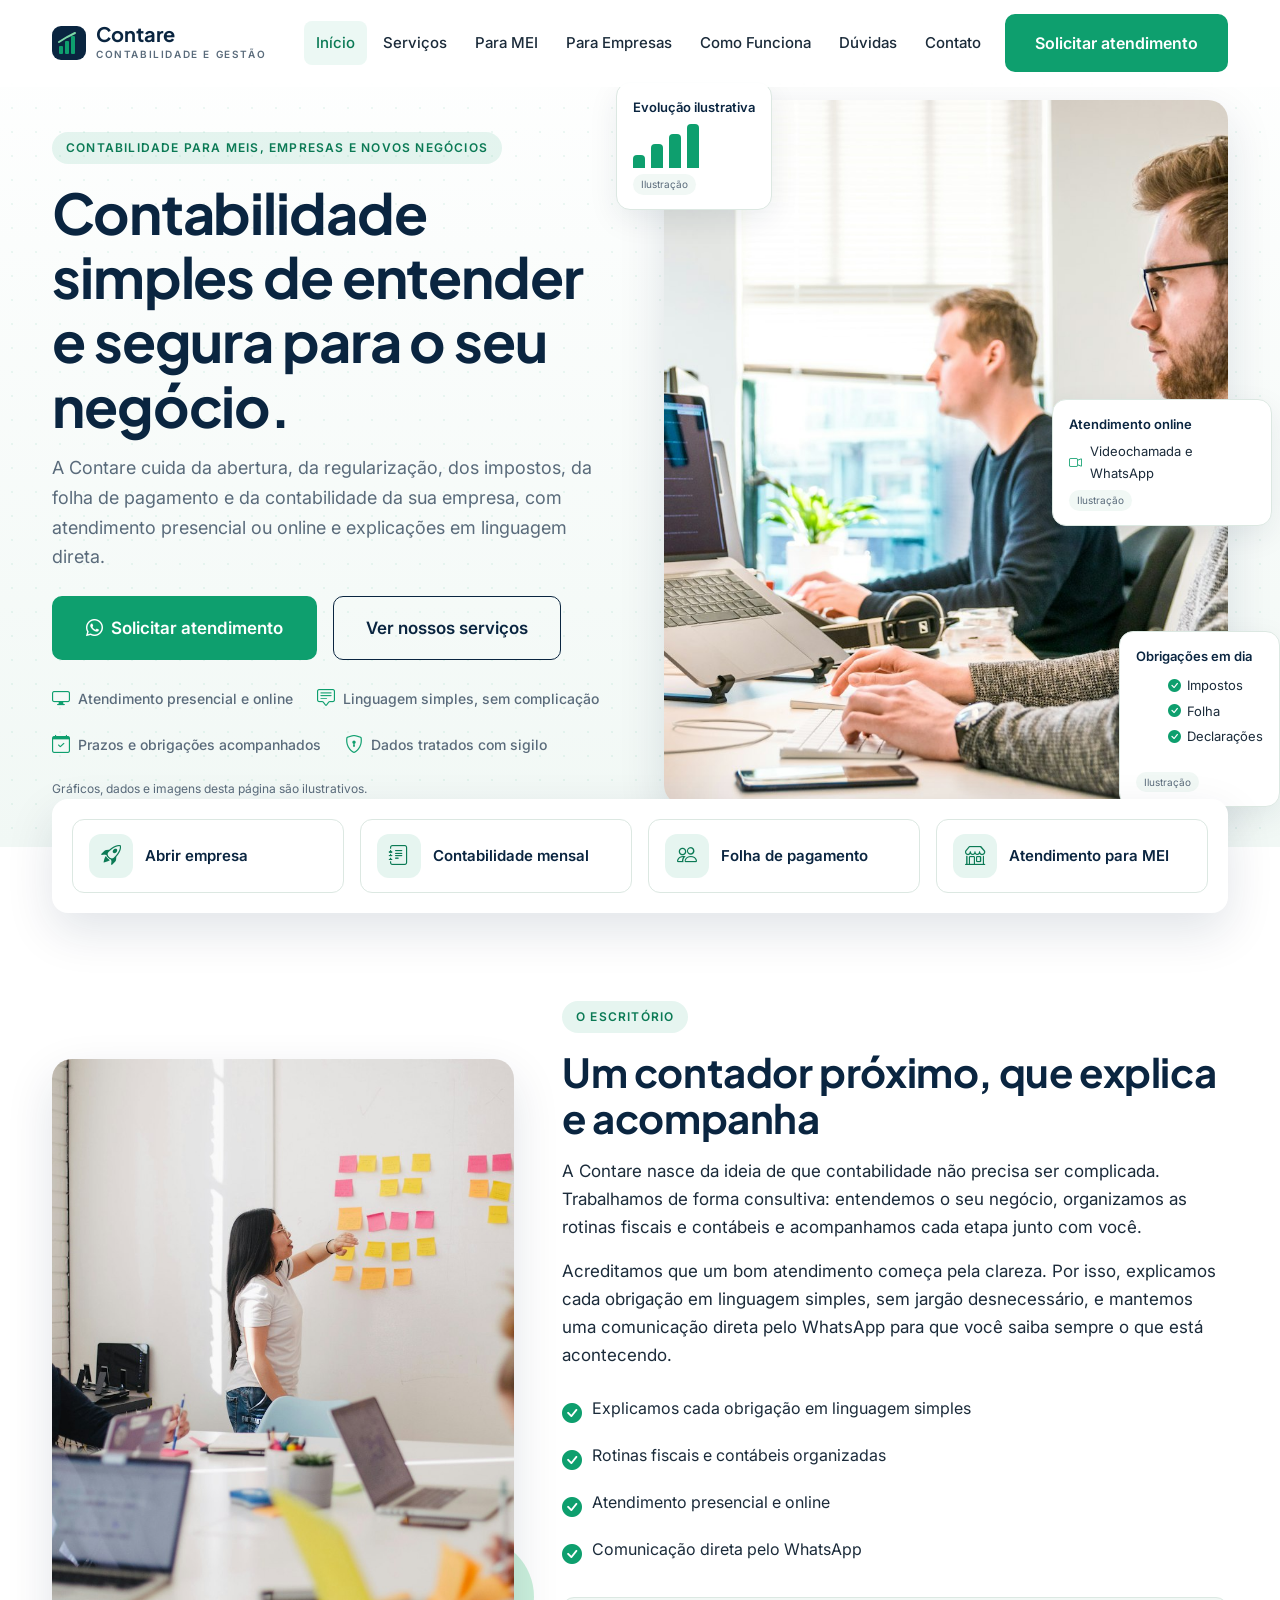
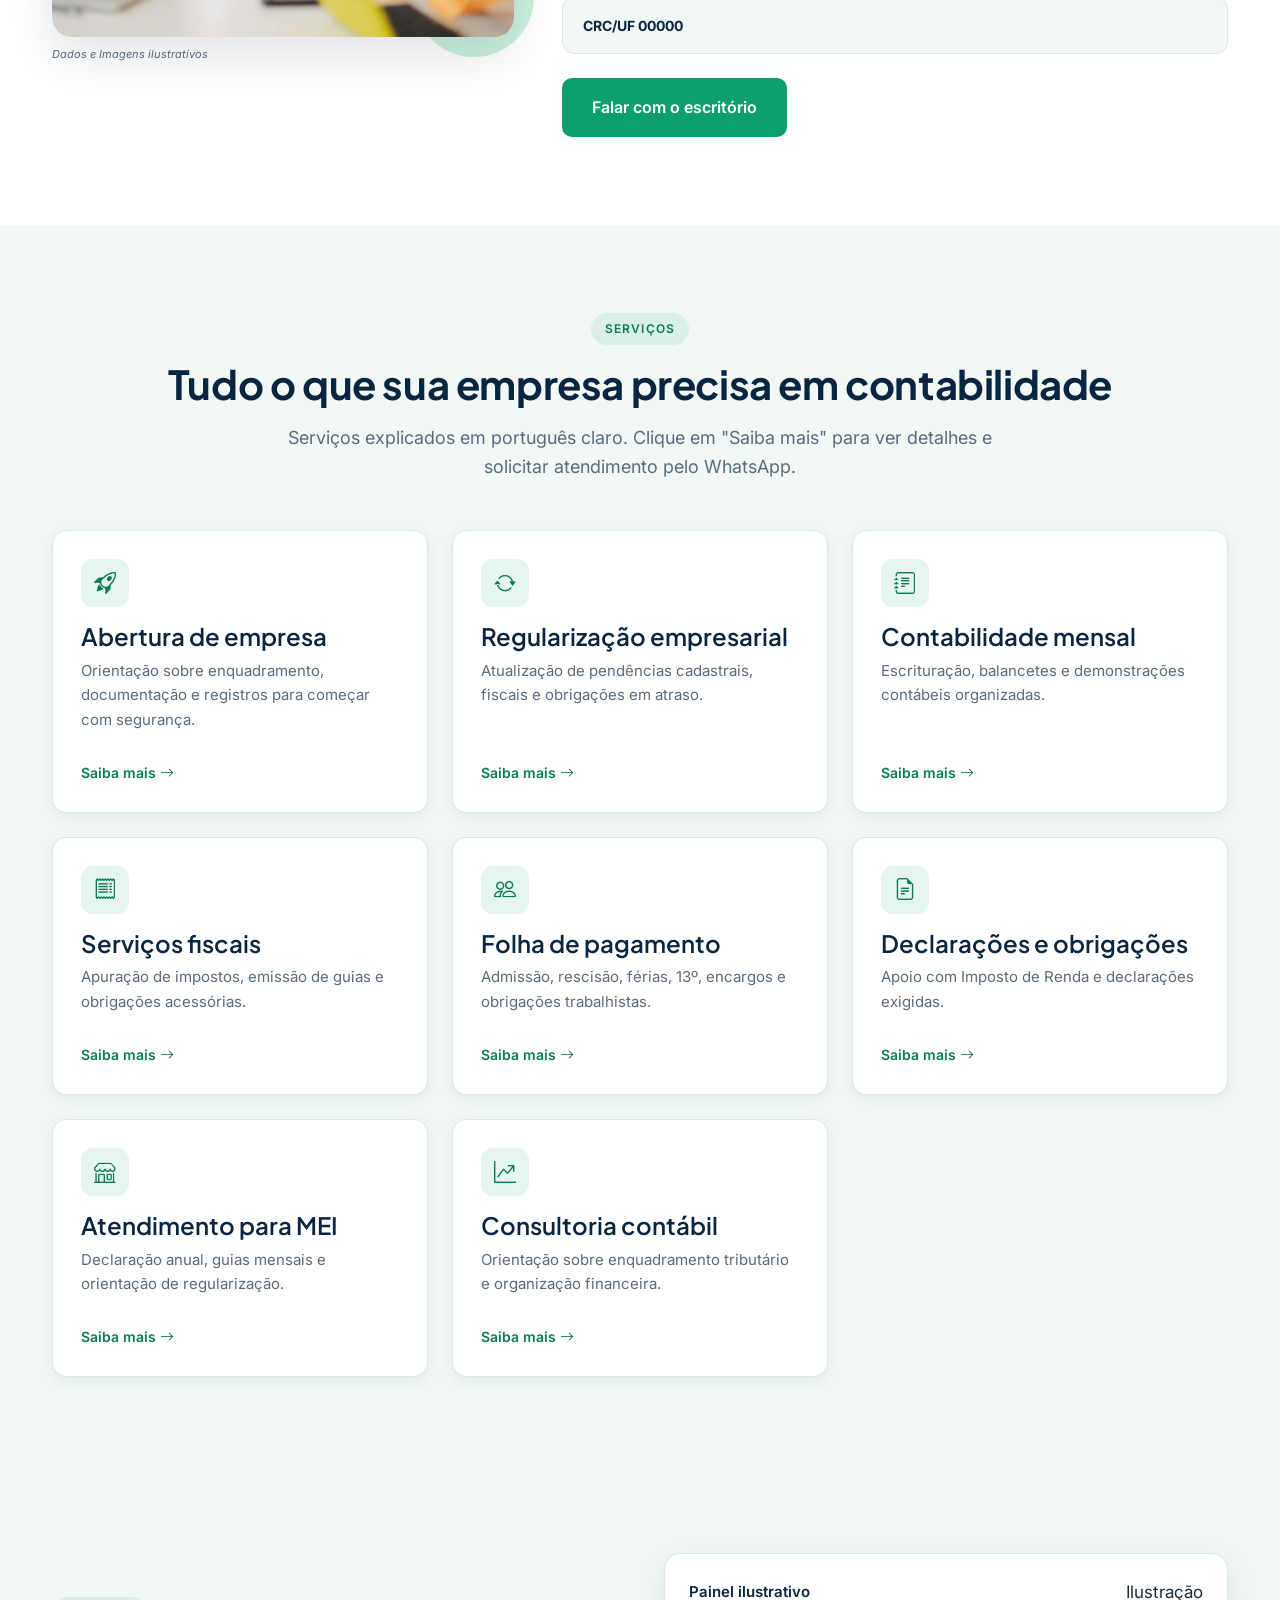
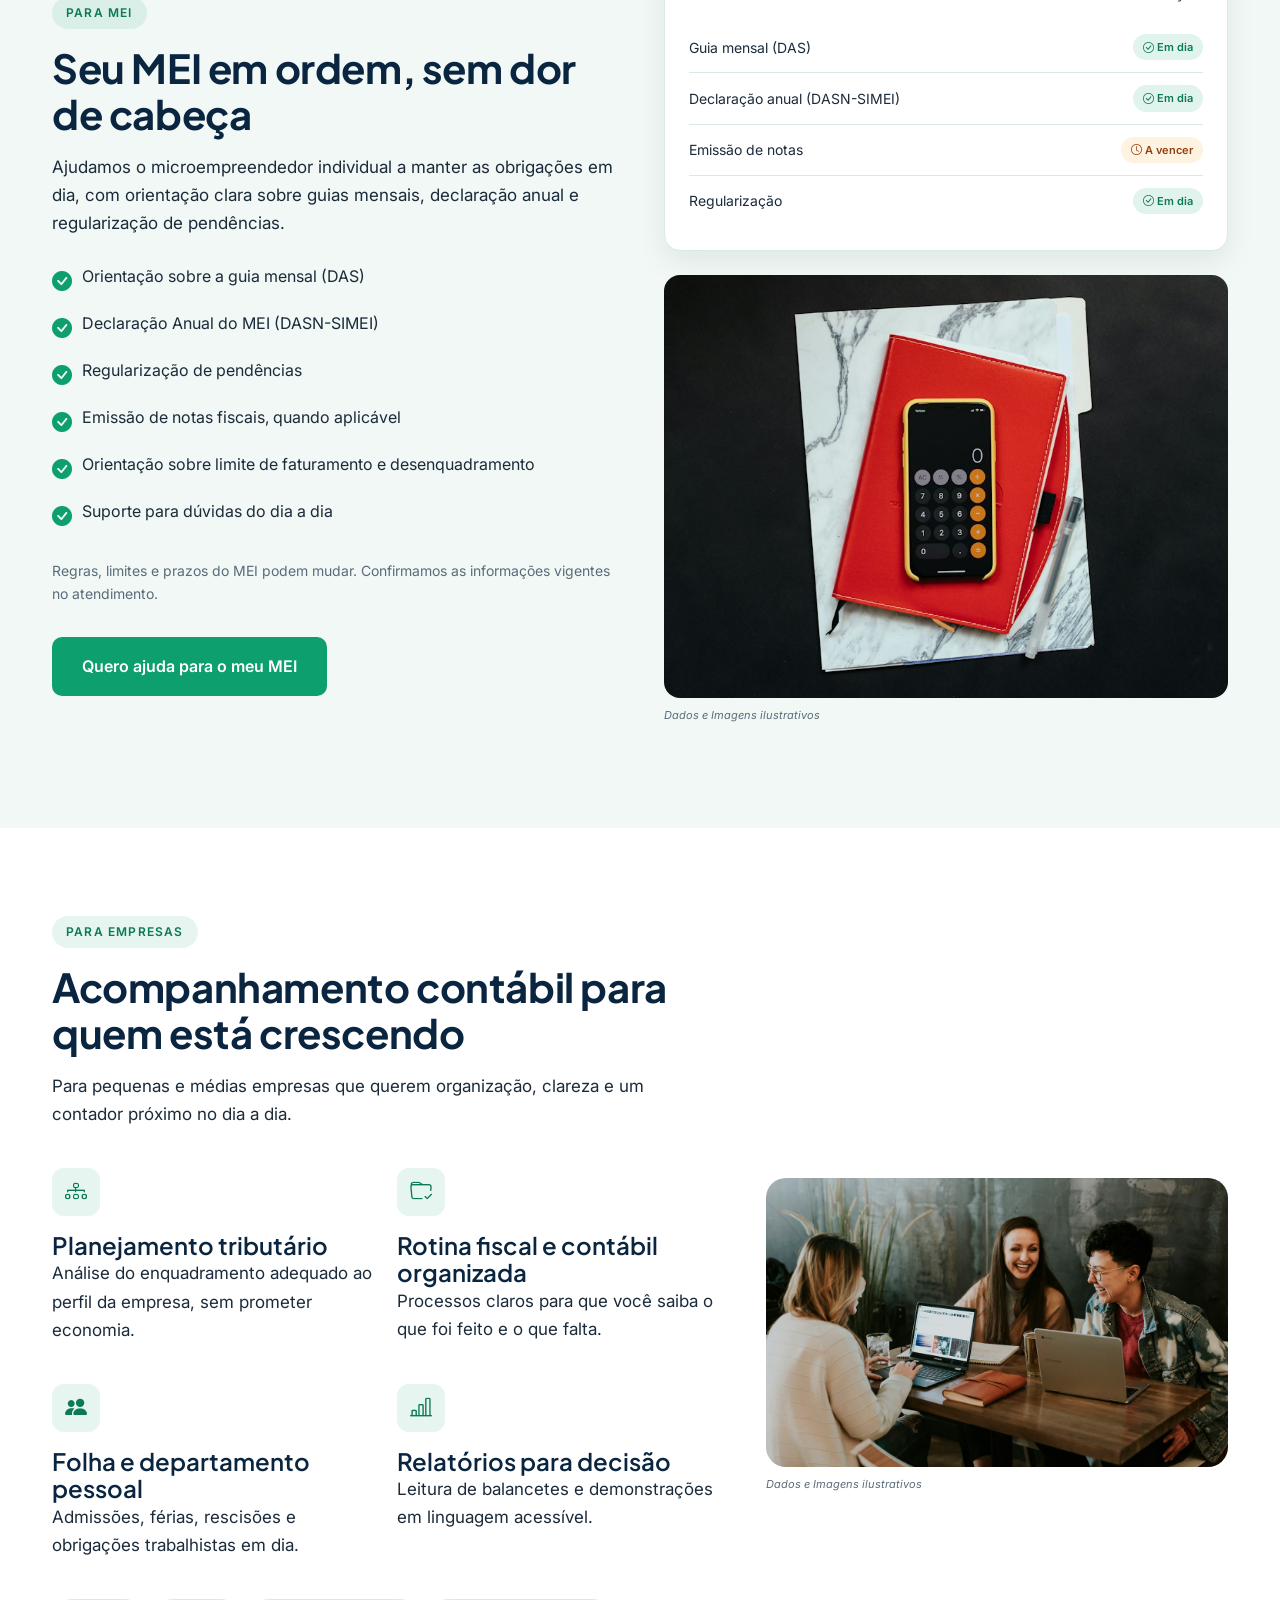
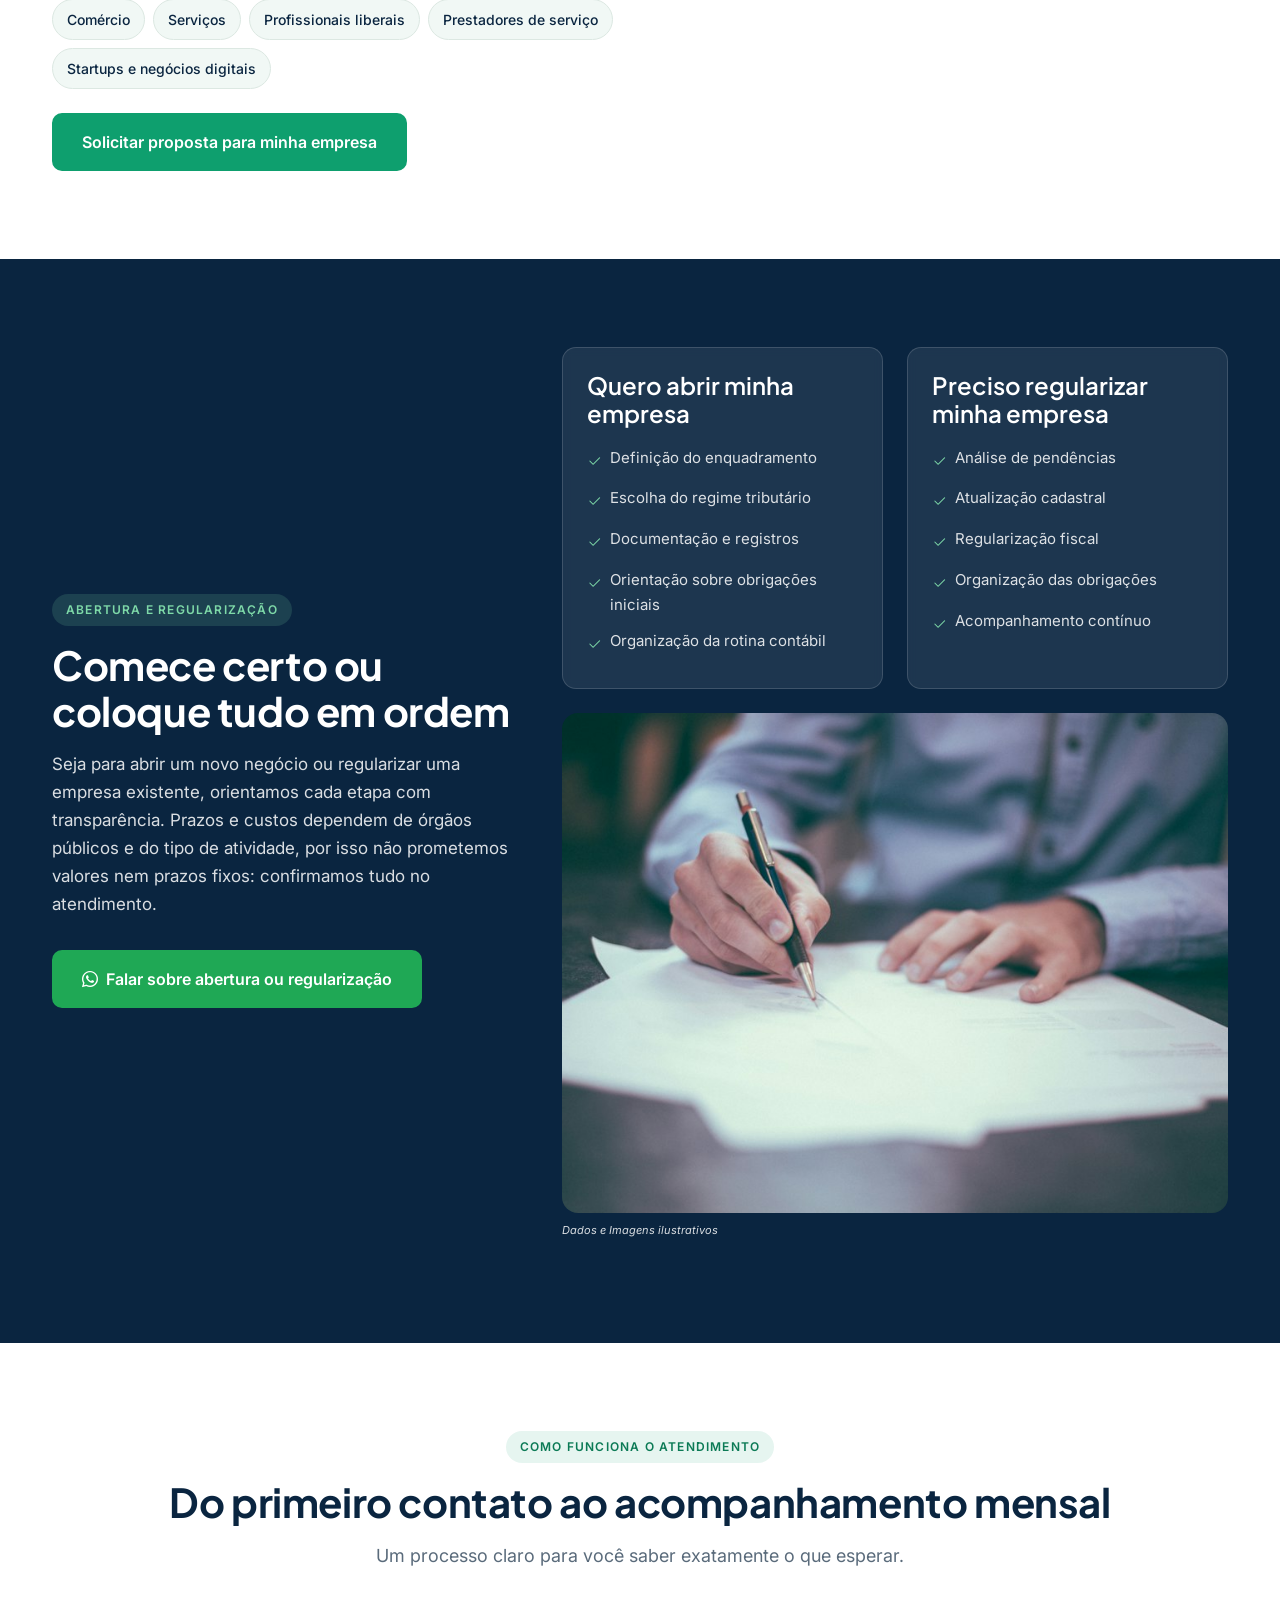
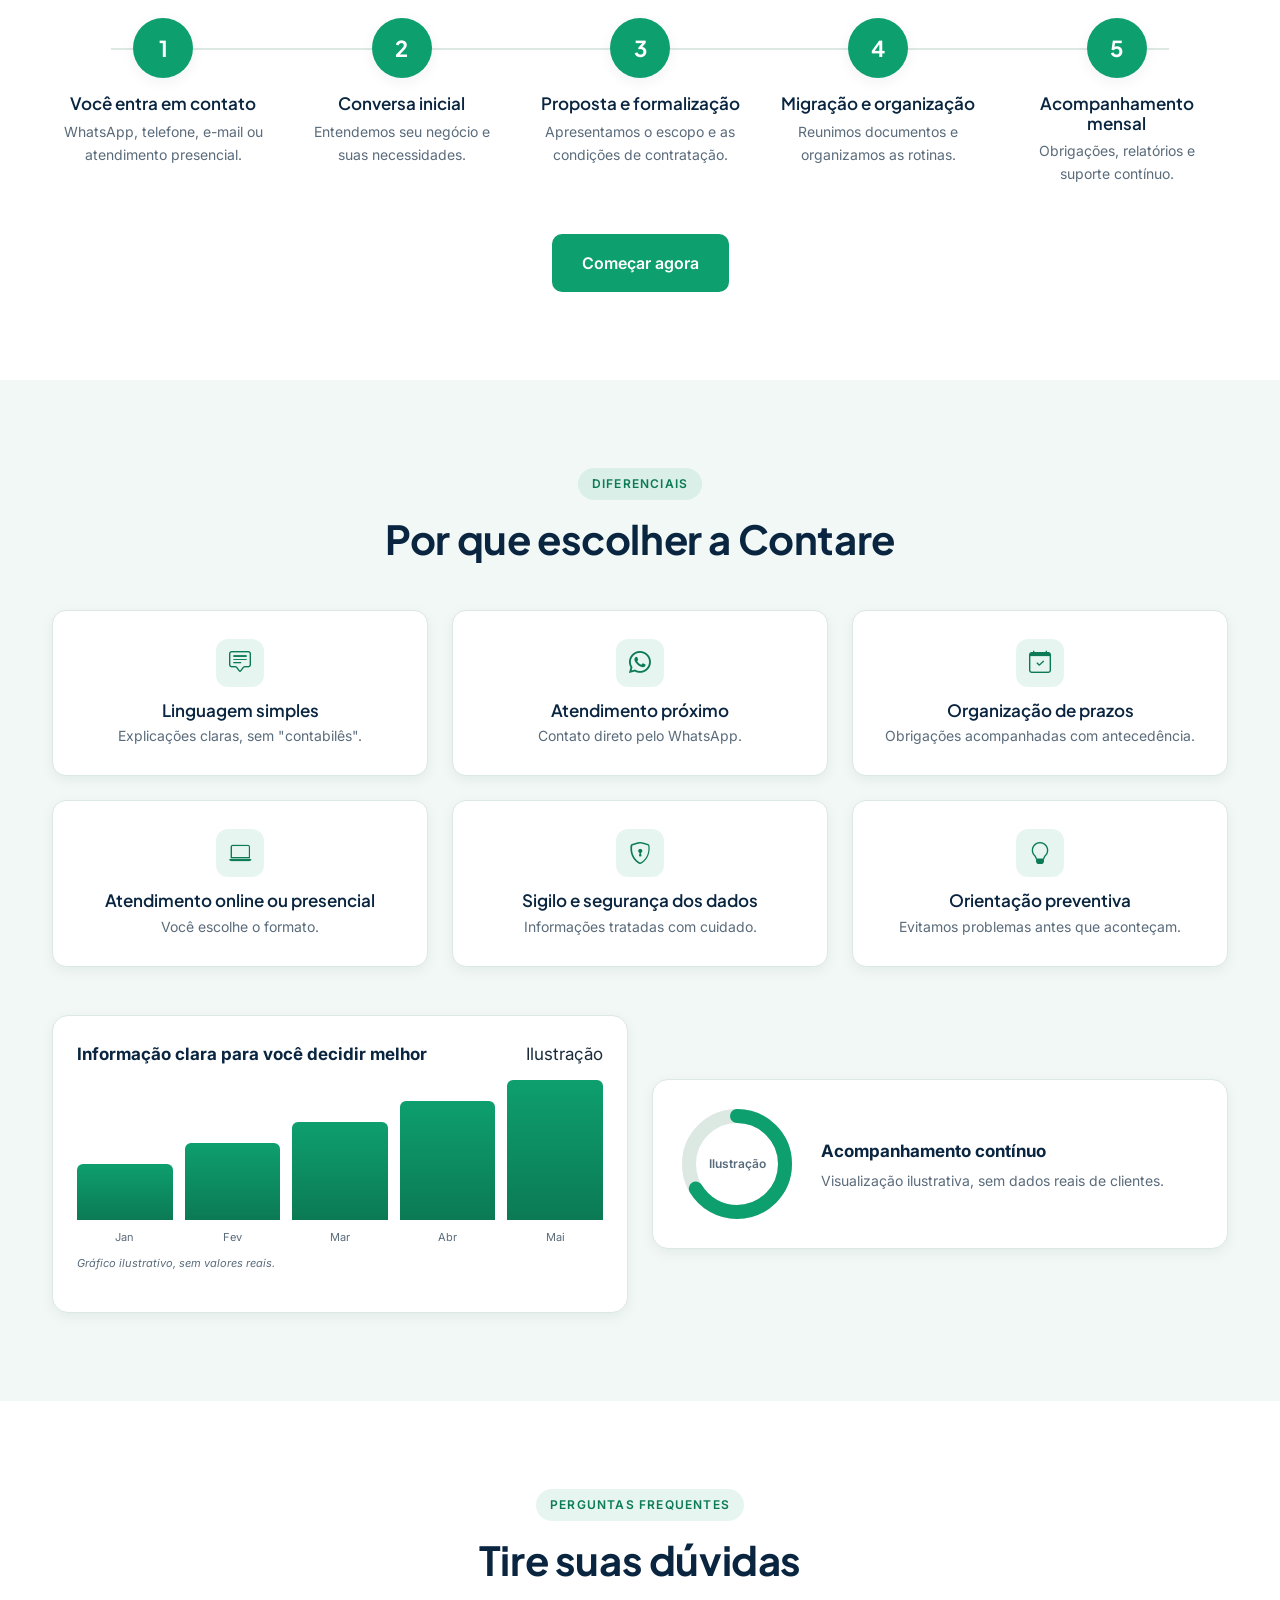
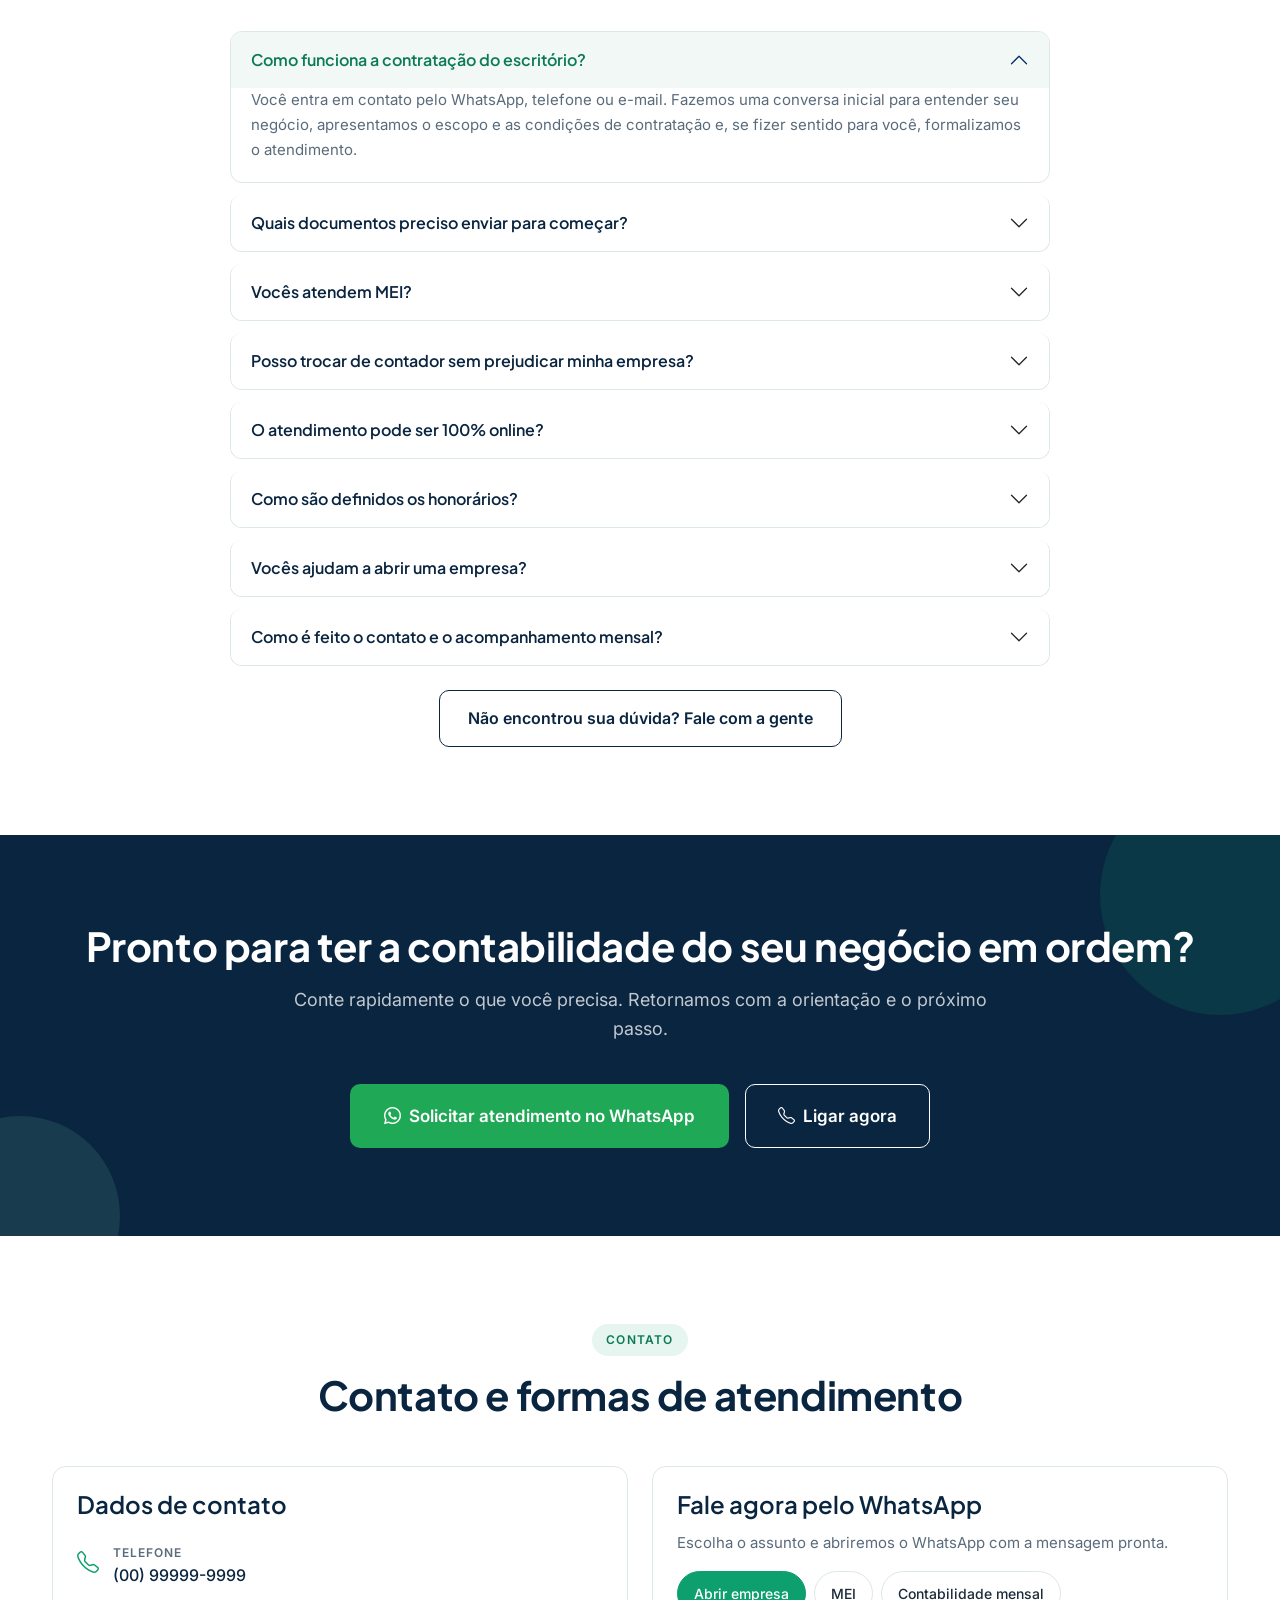
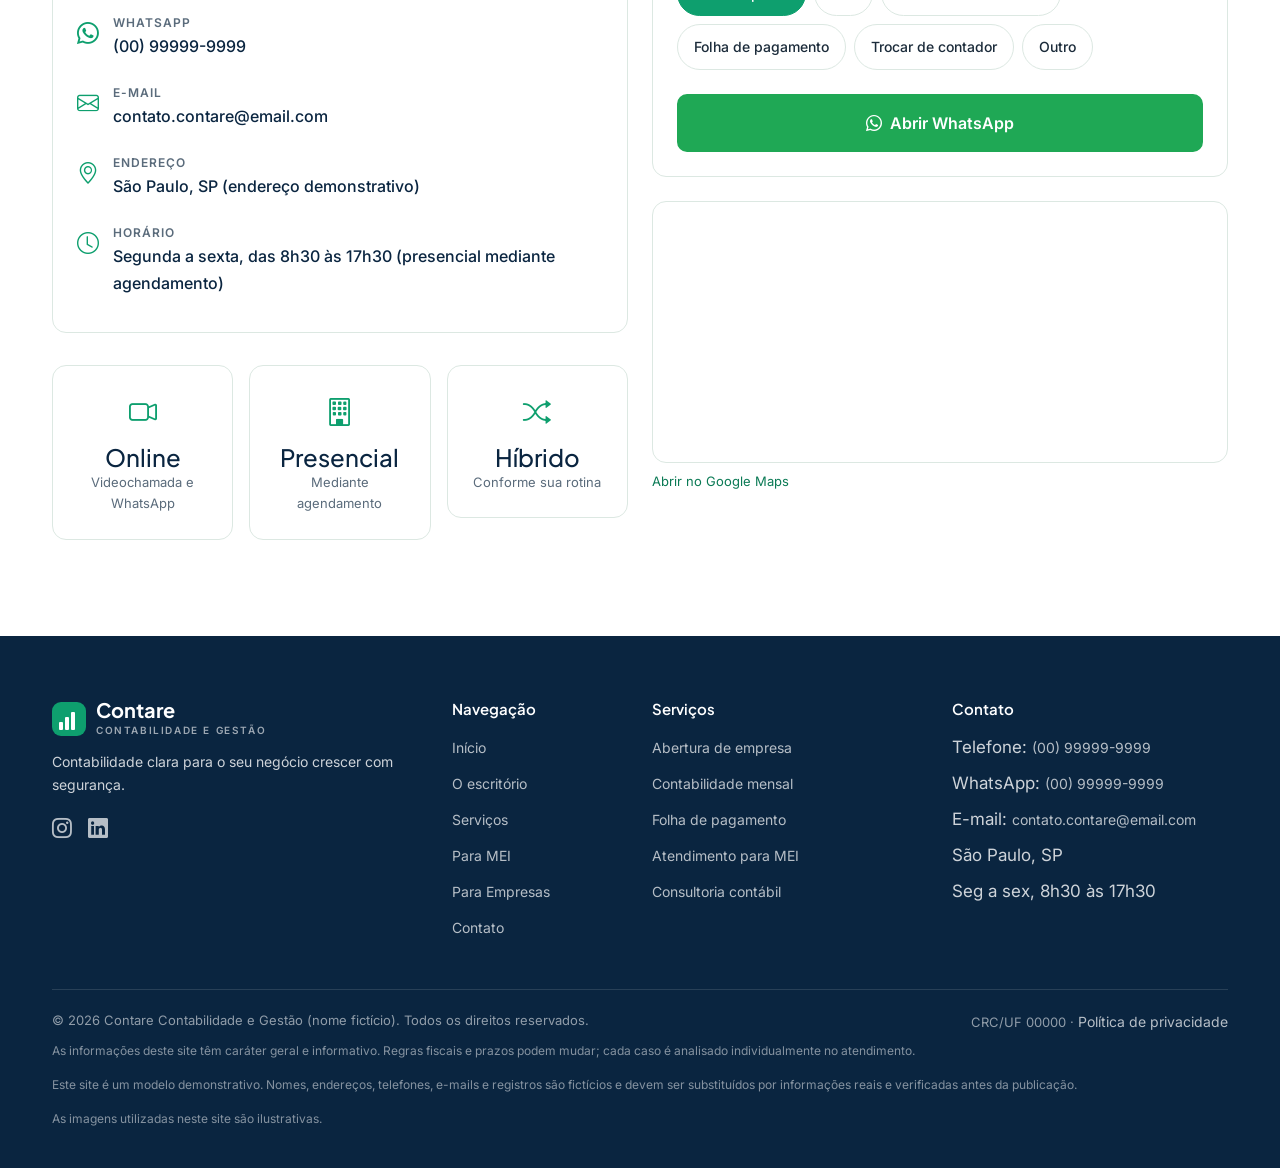
<file: index.html>
﻿<!DOCTYPE html>
<html lang="pt-BR">
<head>
  <meta charset="UTF-8">
  <meta name="viewport" content="width=device-width, initial-scale=1.0">
  <title>Contare Contabilidade e Gestão | Contabilidade para MEI e Empresas</title>
  <meta name="description" content="Contabilidade simples de entender e segura para o seu negócio. Abertura, regularização, impostos, folha e contabilidade mensal, com atendimento presencial ou online.">
  <link rel="canonical" href="https://www.seudominio.com.br/">
  <meta property="og:title" content="Contare Contabilidade e Gestão | Contabilidade para MEI e Empresas">
  <meta property="og:description" content="Contabilidade simples de entender e segura para o seu negócio. Atendimento presencial ou online.">
  <meta property="og:type" content="website">
  <meta property="og:url" content="https://www.seudominio.com.br/">
  <meta property="og:image" content="https://www.seudominio.com.br/images/hero/hero-contabilidade.jpg">
  <meta property="og:locale" content="pt_BR">
  <meta name="twitter:card" content="summary_large_image">
  <meta name="theme-color" content="#0A2540">
  <link rel="icon" type="image/svg+xml" href="favicon/favicon.svg">
  <link rel="preconnect" href="https://fonts.googleapis.com">
  <link rel="preconnect" href="https://fonts.gstatic.com" crossorigin>
  <link href="https://fonts.googleapis.com/css2?family=Plus+Jakarta+Sans:wght@600;700&family=Inter:wght@400;500;600&display=swap" rel="stylesheet">
  <link href="https://cdn.jsdelivr.net/npm/bootstrap@5.3.8/dist/css/bootstrap.min.css" rel="stylesheet" integrity="sha384-sRIl4kxILFvY47J16cr9ZwB07vP4J8+LH7qKQnuqkuIAvNWLzeN8tE5YBujZqJLB" crossorigin="anonymous">
  <link href="https://cdn.jsdelivr.net/npm/bootstrap-icons@1.11.3/font/bootstrap-icons.min.css" rel="stylesheet">
  <link href="css/style.css" rel="stylesheet">
  <noscript><style>.reveal{opacity:1;transform:none}</style></noscript>
  <script type="application/ld+json">
  { "@context": "https://schema.org", "@type": "AccountingService", "name": "Contare Contabilidade e Gestão (nome fictício)", "description": "Contabilidade simples de entender e segura para o seu negócio.", "telephone": "(00) 99999-9999", "email": "contato.contare@email.com", "address": { "@type": "PostalAddress", "streetAddress": "Av. Exemplo, 500, Sala 302", "addressLocality": "Cidade", "addressRegion": "UF" } }
  </script>
</head>
<body>
  <a class="skip-link" href="#conteudo">Pular para o conteúdo</a>
  <header class="site-header">
    <div class="container">
      <nav class="navbar navbar-expand-lg p-0" aria-label="Navegação principal">
        <a class="brand-logo" href="#inicio" aria-label="Contare Contabilidade e Gestão - início">
          <svg width="34" height="34" viewBox="0 0 34 34" aria-hidden="true"><rect width="34" height="34" rx="9" fill="#0A2540"/><rect x="7" y="20" width="4" height="8" rx="1" fill="#0E9F6E"/><rect x="13" y="15" width="4" height="13" rx="1" fill="#0E9F6E"/><rect x="19" y="10" width="4" height="18" rx="1" fill="#0E9F6E"/><path d="M7 16 L15 11 L23 7" stroke="#7ED9A8" stroke-width="2" fill="none" stroke-linecap="round"/></svg>
          <div><div class="brand-name">Contare</div><div class="brand-sub">CONTABILIDADE E GESTÃO</div></div>
        </a>
        <!-- Substituir pelo logo real do escritório -->
        <button class="navbar-toggler" type="button" data-bs-toggle="collapse" data-bs-target="#mainNav" aria-controls="mainNav" aria-expanded="false" aria-label="Abrir menu"><span class="navbar-toggler-icon"></span></button>
        <div class="collapse navbar-collapse" id="mainNav">
          <ul class="navbar-nav ms-auto align-items-lg-center gap-lg-1">
            <li class="nav-item"><a class="nav-link-custom" href="#inicio">Início</a></li>
            <li class="nav-item"><a class="nav-link-custom" href="#servicos">Serviços</a></li>
            <li class="nav-item"><a class="nav-link-custom" href="#mei">Para MEI</a></li>
            <li class="nav-item"><a class="nav-link-custom" href="#empresas">Para Empresas</a></li>
            <li class="nav-item"><a class="nav-link-custom" href="#como-funciona">Como Funciona</a></li>
            <li class="nav-item"><a class="nav-link-custom" href="#faq">Dúvidas</a></li>
            <li class="nav-item"><a class="nav-link-custom" href="#contato">Contato</a></li>
            <li class="nav-item ms-lg-2"><a class="btn-brand" data-wa="header" href="https://wa.me/5500999999999">Solicitar atendimento</a></li>
          </ul>
        </div>
      </nav>
    </div>
  </header>
  <main id="conteudo">
    <section class="hero" id="inicio" aria-labelledby="hero-title">
      <div class="container hero-grid">
        <div class="row align-items-center g-5">
          <div class="col-lg-6">
            <span class="section-eyebrow reveal">CONTABILIDADE PARA MEIs, EMPRESAS E NOVOS NEGÓCIOS</span>
            <h1 id="hero-title" class="reveal">Contabilidade simples de entender e segura para o seu negócio.</h1>
            <p class="mt-3 reveal" style="font-size:18px;color:var(--color-muted);">A Contare cuida da abertura, da regularização, dos impostos, da folha de pagamento e da contabilidade da sua empresa, com atendimento presencial ou online e explicações em linguagem direta.</p>
            <div class="d-flex flex-wrap gap-3 mt-4 reveal">
              <a class="btn-brand btn-lg" data-wa="hero" href="https://wa.me/5500999999999"><i class="bi bi-whatsapp"></i> Solicitar atendimento</a>
              <a class="btn-outline-brand btn-lg" href="#servicos">Ver nossos serviços</a>
            </div>
            <div class="trust-row reveal">
              <span class="trust-item"><i class="bi bi-display"></i> Atendimento presencial e online</span>
              <span class="trust-item"><i class="bi bi-chat-square-text"></i> Linguagem simples, sem complicação</span>
              <span class="trust-item"><i class="bi bi-calendar-check"></i> Prazos e obrigações acompanhados</span>
              <span class="trust-item"><i class="bi bi-shield-lock"></i> Dados tratados com sigilo</span>
            </div>
            <p class="hero-note">Gráficos, dados e imagens desta página são ilustrativos.</p>
          </div>
          <div class="col-lg-6 hero-visual reveal">
            <img src="images/hero/hero-contabilidade.jpg" alt="Profissional trabalhando com notebook em ambiente claro e moderno" class="hero-img" width="800" height="1000" fetchpriority="high">
            <p class="illustrative-note mt-2">Dados e Imagens ilustrativos</p>
            <div class="floating-card floating-1"><div class="fc-title">Evolução ilustrativa</div><div class="fc-bars" aria-hidden="true"><span></span><span></span><span></span><span></span></div><span class="badge-illustrative">Ilustração</span></div>
            <div class="floating-card floating-2"><div class="fc-title">Obrigações em dia</div><ul class="fc-checklist"><li><i class="bi bi-check-circle-fill"></i> Impostos</li><li><i class="bi bi-check-circle-fill"></i> Folha</li><li><i class="bi bi-check-circle-fill"></i> Declarações</li></ul><span class="badge-illustrative">Ilustração</span></div>
            <div class="floating-card floating-3"><div class="fc-title">Atendimento online</div><div class="d-flex align-items-center gap-2 mt-1"><i class="bi bi-camera-video" style="color:var(--color-secondary)"></i><span style="font-size:13px;">Videochamada e WhatsApp</span></div><span class="badge-illustrative">Ilustração</span></div>
          </div>
        </div>
      </div>
    </section>
    <section class="container" aria-label="Atalhos rápidos">
      <div class="quick-strip reveal">
        <div class="row g-3">
          <div class="col-12 col-sm-6 col-md-3"><a class="quick-item" href="#abertura"><span class="qi-icon"><i class="bi bi-rocket-takeoff"></i></span><span class="qi-title">Abrir empresa</span></a></div>
          <div class="col-12 col-sm-6 col-md-3"><a class="quick-item" href="#servicos"><span class="qi-icon"><i class="bi bi-journal-text"></i></span><span class="qi-title">Contabilidade mensal</span></a></div>
          <div class="col-12 col-sm-6 col-md-3"><a class="quick-item" href="#servicos"><span class="qi-icon"><i class="bi bi-people"></i></span><span class="qi-title">Folha de pagamento</span></a></div>
          <div class="col-12 col-sm-6 col-md-3"><a class="quick-item" href="#mei"><span class="qi-icon"><i class="bi bi-shop"></i></span><span class="qi-title">Atendimento para MEI</span></a></div>
        </div>
      </div>
    </section>
    <!-- ESCRITÓRIO -->
    <section class="section" id="escritorio" aria-labelledby="escritorio-title">
      <div class="container">
        <div class="row align-items-center g-5">
          <div class="col-lg-5 reveal">
            <div style="position:relative;">
              <img src="images/about/escritorio.jpg" alt="Equipe em reunião de consultoria em escritório moderno" class="about-img" width="800" height="1000" loading="lazy">
              <div class="about-geom" aria-hidden="true"></div>
            </div>
            <p class="illustrative-note mt-2">Dados e Imagens ilustrativos</p>
          </div>
          <div class="col-lg-7 reveal">
            <span class="section-eyebrow">O ESCRITÓRIO</span>
            <h2 id="escritorio-title" class="section-title">Um contador próximo, que explica e acompanha</h2>
            <p>A Contare nasce da ideia de que contabilidade não precisa ser complicada. Trabalhamos de forma consultiva: entendemos o seu negócio, organizamos as rotinas fiscais e contábeis e acompanhamos cada etapa junto com você.</p>
            <p>Acreditamos que um bom atendimento começa pela clareza. Por isso, explicamos cada obrigação em linguagem simples, sem jargão desnecessário, e mantemos uma comunicação direta pelo WhatsApp para que você saiba sempre o que está acontecendo.</p>
            <ul class="check-list">
              <li><i class="bi bi-check-circle-fill"></i> Explicamos cada obrigação em linguagem simples</li>
              <li><i class="bi bi-check-circle-fill"></i> Rotinas fiscais e contábeis organizadas</li>
              <li><i class="bi bi-check-circle-fill"></i> Atendimento presencial e online</li>
              <li><i class="bi bi-check-circle-fill"></i> Comunicação direta pelo WhatsApp</li>
            </ul>
            <div class="crc-block">
              <strong>CRC/UF 00000</strong>
            </div>
            <a class="btn-brand mt-4" data-wa="escritorio" href="https://wa.me/5500999999999">Falar com o escritório</a>
          </div>
        </div>
      </div>
    </section>
    <!-- SERVIÇOS -->
    <section class="section section-surface" id="servicos" aria-labelledby="servicos-title">
      <div class="container">
        <div class="text-center mb-5 reveal">
          <span class="section-eyebrow">SERVIÇOS</span>
          <h2 id="servicos-title" class="section-title">Tudo o que sua empresa precisa em contabilidade</h2>
          <p class="section-subtitle mx-auto">Serviços explicados em português claro. Clique em "Saiba mais" para ver detalhes e solicitar atendimento pelo WhatsApp.</p>
        </div>
        <div class="row g-4">
          <div class="col-md-6 col-lg-4 reveal"><article class="card-base card-service"><div class="icon-box"><i class="bi bi-rocket-takeoff"></i></div><h3>Abertura de empresa</h3><p>Orientação sobre enquadramento, documentação e registros para começar com segurança.</p><a class="card-link" href="#serviceModal" data-bs-toggle="modal" data-bs-target="#serviceModal" data-service-title="Abertura de empresa" data-service-desc="<p><strong>O que é:</strong> orientação completa para abrir sua empresa com segurança.</p><p><strong>Para quem serve:</strong> quem vai começar um negócio.</p><p><strong>O que você precisa enviar:</strong> documentos pessoais e dados da atividade.</p>">Saiba mais <i class="bi bi-arrow-right"></i></a></article></div>
          <div class="col-md-6 col-lg-4 reveal"><article class="card-base card-service"><div class="icon-box"><i class="bi bi-arrow-repeat"></i></div><h3>Regularização empresarial</h3><p>Atualização de pendências cadastrais, fiscais e obrigações em atraso.</p><a class="card-link" href="#serviceModal" data-bs-toggle="modal" data-bs-target="#serviceModal" data-service-title="Regularização empresarial" data-service-desc="<p><strong>O que é:</strong> análise e atualização de pendências cadastrais e fiscais.</p><p><strong>Para quem serve:</strong> empresas com pendências.</p><p><strong>O que você precisa enviar:</strong> documentos da empresa e obrigações em aberto.</p>">Saiba mais <i class="bi bi-arrow-right"></i></a></article></div>
          <div class="col-md-6 col-lg-4 reveal"><article class="card-base card-service"><div class="icon-box"><i class="bi bi-journal-text"></i></div><h3>Contabilidade mensal</h3><p>Escrituração, balancetes e demonstrações contábeis organizadas.</p><a class="card-link" href="#serviceModal" data-bs-toggle="modal" data-bs-target="#serviceModal" data-service-title="Contabilidade mensal" data-service-desc="<p><strong>O que é:</strong> escrituração contábil e balancetes mensais.</p><p><strong>Para quem serve:</strong> empresas que precisam de contabilidade em dia.</p><p><strong>O que você precisa enviar:</strong> movimentações financeiras do período.</p>">Saiba mais <i class="bi bi-arrow-right"></i></a></article></div>
          <div class="col-md-6 col-lg-4 reveal"><article class="card-base card-service"><div class="icon-box"><i class="bi bi-receipt"></i></div><h3>Serviços fiscais</h3><p>Apuração de impostos, emissão de guias e obrigações acessórias.</p><a class="card-link" href="#serviceModal" data-bs-toggle="modal" data-bs-target="#serviceModal" data-service-title="Serviços fiscais" data-service-desc="<p><strong>O que é:</strong> apuração de impostos e emissão de guias.</p><p><strong>Para quem serve:</strong> empresas de todos os portes.</p><p><strong>O que você precisa enviar:</strong> notas fiscais e movimentação do período.</p>">Saiba mais <i class="bi bi-arrow-right"></i></a></article></div>
          <div class="col-md-6 col-lg-4 reveal"><article class="card-base card-service"><div class="icon-box"><i class="bi bi-people"></i></div><h3>Folha de pagamento</h3><p>Admissão, rescisão, férias, 13º, encargos e obrigações trabalhistas.</p><a class="card-link" href="#serviceModal" data-bs-toggle="modal" data-bs-target="#serviceModal" data-service-title="Folha de pagamento" data-service-desc="<p><strong>O que é:</strong> gestão da folha e obrigações trabalhistas.</p><p><strong>Para quem serve:</strong> empresas com funcionários.</p><p><strong>O que você precisa enviar:</strong> dados dos colaboradores e eventos do mês.</p>">Saiba mais <i class="bi bi-arrow-right"></i></a></article></div>
          <div class="col-md-6 col-lg-4 reveal"><article class="card-base card-service"><div class="icon-box"><i class="bi bi-file-earmark-text"></i></div><h3>Declarações e obrigações</h3><p>Apoio com Imposto de Renda e declarações exigidas.</p><a class="card-link" href="#serviceModal" data-bs-toggle="modal" data-bs-target="#serviceModal" data-service-title="Declarações e obrigações" data-service-desc="<p><strong>O que é:</strong> apoio com Imposto de Renda e outras declarações.</p><p><strong>Para quem serve:</strong> empresas e pessoas físicas.</p><p><strong>O que você precisa enviar:</strong> informes e documentos do período.</p>">Saiba mais <i class="bi bi-arrow-right"></i></a></article></div>
          <div class="col-md-6 col-lg-4 reveal"><article class="card-base card-service"><div class="icon-box"><i class="bi bi-shop"></i></div><h3>Atendimento para MEI</h3><p>Declaração anual, guias mensais e orientação de regularização.</p><a class="card-link" href="#serviceModal" data-bs-toggle="modal" data-bs-target="#serviceModal" data-service-title="Atendimento para MEI" data-service-desc="<p><strong>O que é:</strong> apoio ao MEI com declaração anual e guias.</p><p><strong>Para quem serve:</strong> MEIs.</p><p><strong>O que você precisa enviar:</strong> dados do MEI e movimentação.</p>">Saiba mais <i class="bi bi-arrow-right"></i></a></article></div>
          <div class="col-md-6 col-lg-4 reveal"><article class="card-base card-service"><div class="icon-box"><i class="bi bi-graph-up-arrow"></i></div><h3>Consultoria contábil</h3><p>Orientação sobre enquadramento tributário e organização financeira.</p><a class="card-link" href="#serviceModal" data-bs-toggle="modal" data-bs-target="#serviceModal" data-service-title="Consultoria contábil" data-service-desc="<p><strong>O que é:</strong> orientação sobre enquadramento e organização financeira.</p><p><strong>Para quem serve:</strong> quem quer decidir com segurança.</p><p><strong>O que você precisa enviar:</strong> informações do negócio e objetivos.</p>">Saiba mais <i class="bi bi-arrow-right"></i></a></article></div>
        </div>
        <div class="modal fade" id="serviceModal" tabindex="-1" aria-labelledby="serviceModalLabel" aria-hidden="true">
          <div class="modal-dialog modal-dialog-centered"><div class="modal-content">
            <div class="modal-header"><h3 class="modal-title" id="serviceModalLabel">Serviço</h3><button type="button" class="btn-close" data-bs-dismiss="modal" aria-label="Fechar"></button></div>
            <div class="modal-body"></div>
            <div class="modal-footer"><a class="btn-whatsapp modal-wa-btn" href="https://wa.me/5500999999999"><i class="bi bi-whatsapp"></i> Solicitar este serviço</a></div>
          </div></div>
        </div>
        <!-- O escritório real deve manter apenas os serviços que de fato oferece e que são verificáveis. -->
      </div>
    </section>
    <!-- MEI -->
    <section class="section section-surface" id="mei" aria-labelledby="mei-title" style="background:var(--color-surface);">
      <div class="container">
        <div class="row align-items-center g-5">
          <div class="col-lg-6 reveal">
            <span class="section-eyebrow">PARA MEI</span>
            <h2 id="mei-title" class="section-title">Seu MEI em ordem, sem dor de cabeça</h2>
            <p>Ajudamos o microempreendedor individual a manter as obrigações em dia, com orientação clara sobre guias mensais, declaração anual e regularização de pendências.</p>
            <ul class="check-list">
              <li><i class="bi bi-check-circle-fill"></i> Orientação sobre a guia mensal (DAS)</li>
              <li><i class="bi bi-check-circle-fill"></i> Declaração Anual do MEI (DASN-SIMEI)</li>
              <li><i class="bi bi-check-circle-fill"></i> Regularização de pendências</li>
              <li><i class="bi bi-check-circle-fill"></i> Emissão de notas fiscais, quando aplicável</li>
              <li><i class="bi bi-check-circle-fill"></i> Orientação sobre limite de faturamento e desenquadramento</li>
              <li><i class="bi bi-check-circle-fill"></i> Suporte para dúvidas do dia a dia</li>
            </ul>
            <p class="mt-2" style="font-size:14px;color:var(--color-muted);">Regras, limites e prazos do MEI podem mudar. Confirmamos as informações vigentes no atendimento.</p>
            <a class="btn-brand mt-3" data-wa="mei" href="https://wa.me/5500999999999">Quero ajuda para o meu MEI</a>
          </div>
          <div class="col-lg-6 reveal">
            <div class="mei-panel">
              <div class="panel-head">
                <span class="panel-title">Painel ilustrativo</span>
                <span class="badge-illustrative">Ilustração</span>
              </div>
              <div class="mei-row"><span class="label">Guia mensal (DAS)</span><span class="status"><span class="status-pill status-ok"><i class="bi bi-check-circle"></i> Em dia</span></span></div>
              <div class="mei-row"><span class="label">Declaração anual (DASN-SIMEI)</span><span class="status"><span class="status-pill status-ok"><i class="bi bi-check-circle"></i> Em dia</span></span></div>
              <div class="mei-row"><span class="label">Emissão de notas</span><span class="status"><span class="status-pill status-pending"><i class="bi bi-clock"></i> A vencer</span></span></div>
              <div class="mei-row"><span class="label">Regularização</span><span class="status"><span class="status-pill status-ok"><i class="bi bi-check-circle"></i> Em dia</span></span></div>
            </div>
            <img src="images/services/mei.jpg" alt="Pequeno empreendedor em seu negócio" class="mt-4" style="border-radius:var(--radius-xl);" width="800" height="600" loading="lazy">
            <p class="illustrative-note mt-2">Dados e Imagens ilustrativos</p>
          </div>
        </div>
      </div>
    </section>
    <!-- EMPRESAS -->
    <section class="section" id="empresas" aria-labelledby="empresas-title">
      <div class="container">
        <div class="row align-items-center g-5">
          <div class="col-lg-7 reveal">
            <span class="section-eyebrow">PARA EMPRESAS</span>
            <h2 id="empresas-title" class="section-title">Acompanhamento contábil para quem está crescendo</h2>
            <p>Para pequenas e médias empresas que querem organização, clareza e um contador próximo no dia a dia.</p>
            <div class="row g-4 mt-2">
              <div class="col-md-6"><div class="feature-block"><div class="icon-box"><i class="bi bi-diagram-3"></i></div><h3>Planejamento tributário</h3><p>Análise do enquadramento adequado ao perfil da empresa, sem prometer economia.</p></div></div>
              <div class="col-md-6"><div class="feature-block"><div class="icon-box"><i class="bi bi-folder-check"></i></div><h3>Rotina fiscal e contábil organizada</h3><p>Processos claros para que você saiba o que foi feito e o que falta.</p></div></div>
              <div class="col-md-6"><div class="feature-block"><div class="icon-box"><i class="bi bi-people-fill"></i></div><h3>Folha e departamento pessoal</h3><p>Admissões, férias, rescisões e obrigações trabalhistas em dia.</p></div></div>
              <div class="col-md-6"><div class="feature-block"><div class="icon-box"><i class="bi bi-bar-chart-line"></i></div><h3>Relatórios para decisão</h3><p>Leitura de balancetes e demonstrações em linguagem acessível.</p></div></div>
            </div>
            <div class="chips mt-4">
              <span class="chip">Comércio</span><span class="chip">Serviços</span><span class="chip">Profissionais liberais</span><span class="chip">Prestadores de serviço</span><span class="chip">Startups e negócios digitais</span>
            </div>
            <a class="btn-brand mt-4" data-wa="empresas" href="https://wa.me/5500999999999">Solicitar proposta para minha empresa</a>
          </div>
          <div class="col-lg-5 reveal">
            <img src="images/services/empresas.jpg" alt="Equipe analisando relatórios em reunião" style="border-radius:var(--radius-2xl);width:100%;" width="1200" height="750" loading="lazy">
            <p class="illustrative-note mt-2">Dados e Imagens ilustrativos</p>
          </div>
        </div>
      </div>
    </section>
    <!-- ABERTURA -->
    <section class="section section-dark" id="abertura" aria-labelledby="abertura-title">
      <div class="container">
        <div class="row align-items-center g-5">
          <div class="col-lg-5 reveal">
            <span class="section-eyebrow">ABERTURA E REGULARIZAÇÃO</span>
            <h2 id="abertura-title" class="section-title">Comece certo ou coloque tudo em ordem</h2>
            <p>Seja para abrir um novo negócio ou regularizar uma empresa existente, orientamos cada etapa com transparência. Prazos e custos dependem de órgãos públicos e do tipo de atividade, por isso não prometemos valores nem prazos fixos: confirmamos tudo no atendimento.</p>
            <a class="btn-whatsapp mt-3" data-wa="abertura" href="https://wa.me/5500999999999"><i class="bi bi-whatsapp"></i> Falar sobre abertura ou regularização</a>
          </div>
          <div class="col-lg-7 reveal">
            <div class="row g-4">
              <div class="col-md-6">
                <div class="track-card">
                  <h3>Quero abrir minha empresa</h3>
                  <ul>
                    <li><i class="bi bi-check2"></i> Definição do enquadramento</li>
                    <li><i class="bi bi-check2"></i> Escolha do regime tributário</li>
                    <li><i class="bi bi-check2"></i> Documentação e registros</li>
                    <li><i class="bi bi-check2"></i> Orientação sobre obrigações iniciais</li>
                    <li><i class="bi bi-check2"></i> Organização da rotina contábil</li>
                  </ul>
                </div>
              </div>
              <div class="col-md-6">
                <div class="track-card">
                  <h3>Preciso regularizar minha empresa</h3>
                  <ul>
                    <li><i class="bi bi-check2"></i> Análise de pendências</li>
                    <li><i class="bi bi-check2"></i> Atualização cadastral</li>
                    <li><i class="bi bi-check2"></i> Regularização fiscal</li>
                    <li><i class="bi bi-check2"></i> Organização das obrigações</li>
                    <li><i class="bi bi-check2"></i> Acompanhamento contínuo</li>
                  </ul>
                </div>
              </div>
            </div>
            <img src="images/services/abertura.jpg" alt="Mãos organizando documentos e planejamento" class="mt-4" style="border-radius:var(--radius-xl);width:100%;" width="800" height="600" loading="lazy">
            <p class="illustrative-note mt-2">Dados e Imagens ilustrativos</p>
          </div>
        </div>
      </div>
    </section>
    <!-- COMO FUNCIONA -->
    <section class="section" id="como-funciona" aria-labelledby="como-funciona-title">
      <div class="container">
        <div class="text-center mb-5 reveal">
          <span class="section-eyebrow">COMO FUNCIONA O ATENDIMENTO</span>
          <h2 id="como-funciona-title" class="section-title">Do primeiro contato ao acompanhamento mensal</h2>
          <p class="section-subtitle mx-auto">Um processo claro para você saber exatamente o que esperar.</p>
        </div>
        <div class="timeline reveal">
          <div class="timeline-step"><div class="timeline-num">1</div><div><h3>Você entra em contato</h3><p>WhatsApp, telefone, e-mail ou atendimento presencial.</p></div></div>
          <div class="timeline-step"><div class="timeline-num">2</div><div><h3>Conversa inicial</h3><p>Entendemos seu negócio e suas necessidades.</p></div></div>
          <div class="timeline-step"><div class="timeline-num">3</div><div><h3>Proposta e formalização</h3><p>Apresentamos o escopo e as condições de contratação.</p></div></div>
          <div class="timeline-step"><div class="timeline-num">4</div><div><h3>Migração e organização</h3><p>Reunimos documentos e organizamos as rotinas.</p></div></div>
          <div class="timeline-step"><div class="timeline-num">5</div><div><h3>Acompanhamento mensal</h3><p>Obrigações, relatórios e suporte contínuo.</p></div></div>
        </div>
        <div class="text-center mt-5 reveal"><a class="btn-brand" data-wa="ctaFinal" href="https://wa.me/5500999999999">Começar agora</a></div>
      </div>
    </section>
    <!-- DIFERENCIAIS -->
    <section class="section section-surface" id="diferenciais" aria-labelledby="diferenciais-title">
      <div class="container">
        <div class="text-center mb-5 reveal">
          <span class="section-eyebrow">DIFERENCIAIS</span>
          <h2 id="diferenciais-title" class="section-title">Por que escolher a Contare</h2>
        </div>
        <div class="row g-4">
          <div class="col-6 col-md-4 reveal"><div class="card-base diff-card"><div class="icon-box"><i class="bi bi-chat-square-text"></i></div><h3>Linguagem simples</h3><p>Explicações claras, sem "contabilês".</p></div></div>
          <div class="col-6 col-md-4 reveal"><div class="card-base diff-card"><div class="icon-box"><i class="bi bi-whatsapp"></i></div><h3>Atendimento próximo</h3><p>Contato direto pelo WhatsApp.</p></div></div>
          <div class="col-6 col-md-4 reveal"><div class="card-base diff-card"><div class="icon-box"><i class="bi bi-calendar-check"></i></div><h3>Organização de prazos</h3><p>Obrigações acompanhadas com antecedência.</p></div></div>
          <div class="col-6 col-md-4 reveal"><div class="card-base diff-card"><div class="icon-box"><i class="bi bi-laptop"></i></div><h3>Atendimento online ou presencial</h3><p>Você escolhe o formato.</p></div></div>
          <div class="col-6 col-md-4 reveal"><div class="card-base diff-card"><div class="icon-box"><i class="bi bi-shield-lock"></i></div><h3>Sigilo e segurança dos dados</h3><p>Informações tratadas com cuidado.</p></div></div>
          <div class="col-6 col-md-4 reveal"><div class="card-base diff-card"><div class="icon-box"><i class="bi bi-lightbulb"></i></div><h3>Orientação preventiva</h3><p>Evitamos problemas antes que aconteçam.</p></div></div>
        </div>
        <div class="row align-items-center g-4 mt-4">
          <div class="col-lg-6 reveal">
            <div class="illustrative-chart">
              <div class="d-flex justify-content-between align-items-center">
                <strong style="color:var(--color-primary);">Informação clara para você decidir melhor</strong>
                <span class="badge-illustrative">Ilustração</span>
              </div>
              <div class="chart-bars" role="img" aria-label="Gráfico ilustrativo de barras crescentes">
                <div class="chart-bar" style="height:40%;"></div>
                <div class="chart-bar" style="height:55%;"></div>
                <div class="chart-bar" style="height:70%;"></div>
                <div class="chart-bar" style="height:85%;"></div>
                <div class="chart-bar" style="height:100%;"></div>
              </div>
              <div class="chart-labels"><span>Jan</span><span>Fev</span><span>Mar</span><span>Abr</span><span>Mai</span></div>
              <p class="illustrative-note">Gráfico ilustrativo, sem valores reais.</p>
            </div>
          </div>
          <div class="col-lg-6 reveal">
            <div class="illustrative-chart d-flex align-items-center gap-4">
              <div class="donut-wrap">
                <svg width="120" height="120" viewBox="0 0 120 120" role="img" aria-label="Gráfico ilustrativo em rosca">
                  <circle cx="60" cy="60" r="48" fill="none" stroke="#DCE8E2" stroke-width="14"/>
                  <circle cx="60" cy="60" r="48" fill="none" stroke="#0E9F6E" stroke-width="14" stroke-dasharray="200 302" stroke-linecap="round"/>
                </svg>
                <div class="donut-center">Ilustração</div>
              </div>
              <div>
                <strong style="color:var(--color-primary);">Acompanhamento contínuo</strong>
                <p style="font-size:14px;color:var(--color-muted);margin:4px 0 0;">Visualização ilustrativa, sem dados reais de clientes.</p>
              </div>
            </div>
          </div>
        </div>
      </div>
    </section>
    <!-- FAQ -->
    <section class="section" id="faq" aria-labelledby="faq-title">
      <div class="container">
        <div class="text-center mb-5 reveal">
          <span class="section-eyebrow">PERGUNTAS FREQUENTES</span>
          <h2 id="faq-title" class="section-title">Tire suas dúvidas</h2>
        </div>
        <div class="faq-wrap reveal">
          <div class="accordion" id="faqAccordion">
            <div class="accordion-item"><h3 class="accordion-header"><button class="accordion-button" type="button" data-bs-toggle="collapse" data-bs-target="#f1">Como funciona a contratação do escritório?</button></h3><div id="f1" class="accordion-collapse collapse show" data-bs-parent="#faqAccordion"><div class="accordion-body">Você entra em contato pelo WhatsApp, telefone ou e-mail. Fazemos uma conversa inicial para entender seu negócio, apresentamos o escopo e as condições de contratação e, se fizer sentido para você, formalizamos o atendimento.</div></div></div>
            <div class="accordion-item"><h3 class="accordion-header"><button class="accordion-button collapsed" type="button" data-bs-toggle="collapse" data-bs-target="#f2">Quais documentos preciso enviar para começar?</button></h3><div id="f2" class="accordion-collapse collapse" data-bs-parent="#faqAccordion"><div class="accordion-body">Depende do tipo de serviço e da situação da empresa. Em geral, solicitamos documentos pessoais do responsável, dados da empresa e movimentações do período. A lista completa é confirmada no atendimento.</div></div></div>
            <div class="accordion-item"><h3 class="accordion-header"><button class="accordion-button collapsed" type="button" data-bs-toggle="collapse" data-bs-target="#f3">Vocês atendem MEI?</button></h3><div id="f3" class="accordion-collapse collapse" data-bs-parent="#faqAccordion"><div class="accordion-body">Sim. Ajudamos o microempreendedor individual a manter as obrigações em dia, com orientação sobre guias mensais, declaração anual e regularização de pendências.</div></div></div>
            <div class="accordion-item"><h3 class="accordion-header"><button class="accordion-button collapsed" type="button" data-bs-toggle="collapse" data-bs-target="#f4">Posso trocar de contador sem prejudicar minha empresa?</button></h3><div id="f4" class="accordion-collapse collapse" data-bs-parent="#faqAccordion"><div class="accordion-body">Sim. A migração é feita de forma organizada, reunindo documentos e transferindo as rotinas sem interromper o funcionamento da empresa. Orientamos cada etapa.</div></div></div>
            <div class="accordion-item"><h3 class="accordion-header"><button class="accordion-button collapsed" type="button" data-bs-toggle="collapse" data-bs-target="#f5">O atendimento pode ser 100% online?</button></h3><div id="f5" class="accordion-collapse collapse" data-bs-parent="#faqAccordion"><div class="accordion-body">Sim. O atendimento pode ser totalmente online, por videochamada e WhatsApp, ou presencial mediante agendamento, conforme sua rotina.</div></div></div>
            <div class="accordion-item"><h3 class="accordion-header"><button class="accordion-button collapsed" type="button" data-bs-toggle="collapse" data-bs-target="#f6">Como são definidos os honorários?</button></h3><div id="f6" class="accordion-collapse collapse" data-bs-parent="#faqAccordion"><div class="accordion-body">Os honorários dependem do porte da empresa, do regime tributário, do volume de movimentação e dos serviços contratados. Apresentamos uma proposta personalizada após entender seu caso.</div></div></div>
            <div class="accordion-item"><h3 class="accordion-header"><button class="accordion-button collapsed" type="button" data-bs-toggle="collapse" data-bs-target="#f7">Vocês ajudam a abrir uma empresa?</button></h3><div id="f7" class="accordion-collapse collapse" data-bs-parent="#faqAccordion"><div class="accordion-body">Sim. Orientamos sobre enquadramento, documentação e registros. Prazos e custos dependem de órgãos públicos e da atividade, por isso confirmamos tudo no atendimento.</div></div></div>
            <div class="accordion-item"><h3 class="accordion-header"><button class="accordion-button collapsed" type="button" data-bs-toggle="collapse" data-bs-target="#f8">Como é feito o contato e o acompanhamento mensal?</button></h3><div id="f8" class="accordion-collapse collapse" data-bs-parent="#faqAccordion"><div class="accordion-body">O contato ocorre pelo WhatsApp, telefone ou e-mail. Mensalmente, enviamos as obrigações, relatórios e orientações necessárias, com suporte contínuo para dúvidas.</div></div></div>
          </div>
          <div class="text-center mt-4"><a class="btn-outline-brand" data-wa="faq" href="https://wa.me/5500999999999">Não encontrou sua dúvida? Fale com a gente</a></div>
        </div>
      </div>
    </section>
    <!-- CTA FINAL -->
    <section class="section cta-final section-dark" aria-labelledby="cta-final-title">
      <div class="container text-center reveal">
        <h2 id="cta-final-title" class="section-title">Pronto para ter a contabilidade do seu negócio em ordem?</h2>
        <p class="section-subtitle mx-auto">Conte rapidamente o que você precisa. Retornamos com a orientação e o próximo passo.</p>
        <div class="d-flex flex-wrap justify-content-center gap-3">
          <a class="btn-whatsapp btn-lg" data-wa="ctaFinal" href="https://wa.me/5500999999999"><i class="bi bi-whatsapp"></i> Solicitar atendimento no WhatsApp</a>
          <a class="btn-outline-brand btn-lg" href="tel:+5500999999999"><i class="bi bi-telephone"></i> Ligar agora</a>
        </div>
      </div>
    </section>

    <!-- CONTATO -->
    <section class="section" id="contato" aria-labelledby="contato-title" style="padding-bottom:96px;">
      <div class="container">
        <div class="text-center mb-5 reveal">
          <span class="section-eyebrow">CONTATO</span>
          <h2 id="contato-title" class="section-title">Contato e formas de atendimento</h2>
        </div>
        <div class="row g-4 align-items-start">
          <div class="col-lg-6 reveal">
            <div class="contact-card">
              <h3 style="color:var(--color-primary);margin-bottom:12px;">Dados de contato</h3>
              <div class="contact-item"><i class="bi bi-telephone"></i><div><div class="ci-label">Telefone</div><div class="ci-value"><a href="tel:+5500999999999">(00) 99999-9999</a></div></div></div>
              <div class="contact-item"><i class="bi bi-whatsapp"></i><div><div class="ci-label">WhatsApp</div><div class="ci-value"><a href="https://wa.me/5500999999999" target="_blank" rel="noopener noreferrer">(00) 99999-9999</a></div></div></div>
              <div class="contact-item"><i class="bi bi-envelope"></i><div><div class="ci-label">E-mail</div><div class="ci-value"><a href="mailto:contato.contare@email.com">contato.contare@email.com</a></div></div></div>
              <div class="contact-item"><i class="bi bi-geo-alt"></i><div><div class="ci-label">Endereço</div><div class="ci-value">São Paulo, SP (endereço demonstrativo)</div></div></div>
              <div class="contact-item"><i class="bi bi-clock"></i><div><div class="ci-label">Horário</div><div class="ci-value">Segunda a sexta, das 8h30 às 17h30 (presencial mediante agendamento)</div></div></div>
            </div>
            <div class="row g-3 mt-3">
              <div class="col-md-4"><div class="contact-card text-center" style="height:auto;"><i class="bi bi-camera-video" style="font-size:28px;color:var(--color-secondary);"></i><h4 style="margin-top:8px;">Online</h4><p style="font-size:13px;color:var(--color-muted);margin:0;">Videochamada e WhatsApp</p></div></div>
              <div class="col-md-4"><div class="contact-card text-center" style="height:auto;"><i class="bi bi-building" style="font-size:28px;color:var(--color-secondary);"></i><h4 style="margin-top:8px;">Presencial</h4><p style="font-size:13px;color:var(--color-muted);margin:0;">Mediante agendamento</p></div></div>
              <div class="col-md-4"><div class="contact-card text-center" style="height:auto;"><i class="bi bi-shuffle" style="font-size:28px;color:var(--color-secondary);"></i><h4 style="margin-top:8px;">Híbrido</h4><p style="font-size:13px;color:var(--color-muted);margin:0;">Conforme sua rotina</p></div></div>
            </div>
          </div>
          <div class="col-lg-6 reveal">
            <div class="contact-card">
              <h3 style="color:var(--color-primary);margin-bottom:12px;">Fale agora pelo WhatsApp</h3>
              <p style="color:var(--color-muted);font-size:15px;">Escolha o assunto e abriremos o WhatsApp com a mensagem pronta.</p>
              <fieldset class="border-0 p-0 m-0">
                <legend class="visually-hidden">Assunto do atendimento</legend>
                <div class="service-chips mb-4" id="serviceChips" role="radiogroup" aria-label="Assunto do atendimento">
                  <button type="button" class="service-chip active" data-subject="Abrir empresa">Abrir empresa</button>
                  <button type="button" class="service-chip" data-subject="MEI">MEI</button>
                  <button type="button" class="service-chip" data-subject="Contabilidade mensal">Contabilidade mensal</button>
                  <button type="button" class="service-chip" data-subject="Folha de pagamento">Folha de pagamento</button>
                  <button type="button" class="service-chip" data-subject="Trocar de contador">Trocar de contador</button>
                  <button type="button" class="service-chip" data-subject="Outro">Outro</button>
                </div>
              </fieldset>
              <a id="contactWaBtn" class="btn-whatsapp w-100" href="https://wa.me/5500999999999"><i class="bi bi-whatsapp"></i> Abrir WhatsApp</a>
            </div>
            <div class="map-wrap mt-4">
              <iframe src="https://www.google.com/maps?q=Cidade+Centro&output=embed" title="Mapa com localização genérica do escritório" loading="lazy"></iframe>
            </div>
            <p class="mt-2" style="font-size:13px;"><a href="https://maps.google.com/?q=Cidade+Centro" target="_blank" rel="noopener noreferrer">Abrir no Google Maps</a></p>
            <!-- Substituir pelo endereço real e embed do Google Maps -->
          </div>
        </div>
      </div>
    </section>
  </main>

  <!-- FOOTER -->
  <footer class="site-footer">
    <div class="container">
      <div class="row g-4">
        <div class="col-lg-4">
          <div class="footer-brand">
            <div class="brand-logo" style="margin-bottom:12px;">
              <svg width="34" height="34" viewBox="0 0 34 34" aria-hidden="true"><rect width="34" height="34" rx="9" fill="#0E9F6E"/><rect x="7" y="20" width="4" height="8" rx="1" fill="#fff"/><rect x="13" y="15" width="4" height="13" rx="1" fill="#fff"/><rect x="19" y="10" width="4" height="18" rx="1" fill="#fff"/></svg>
              <div><div class="brand-name">Contare</div><div class="brand-sub">CONTABILIDADE E GESTÃO</div></div>
            </div>
            <p style="font-size:14px;">Contabilidade clara para o seu negócio crescer com segurança.</p>
            <div class="d-flex gap-3 mt-3">
              <a href="https://www.instagram.com/" aria-label="Instagram" rel="noopener noreferrer"><i class="bi bi-instagram" style="font-size:20px;"></i></a>
              <a href="https://www.linkedin.com/" aria-label="LinkedIn" rel="noopener noreferrer"><i class="bi bi-linkedin" style="font-size:20px;"></i></a>
            </div>
          </div>
        </div>
        <div class="col-lg-2 col-md-4">
          <h4>Navegação</h4>
          <ul>
            <li><a href="#inicio">Início</a></li>
            <li><a href="#escritorio">O escritório</a></li>
            <li><a href="#servicos">Serviços</a></li>
            <li><a href="#mei">Para MEI</a></li>
            <li><a href="#empresas">Para Empresas</a></li>
            <li><a href="#contato">Contato</a></li>
          </ul>
        </div>
        <div class="col-lg-3 col-md-4">
          <h4>Serviços</h4>
          <ul>
            <li><a href="#servicos">Abertura de empresa</a></li>
            <li><a href="#servicos">Contabilidade mensal</a></li>
            <li><a href="#servicos">Folha de pagamento</a></li>
            <li><a href="#servicos">Atendimento para MEI</a></li>
            <li><a href="#servicos">Consultoria contábil</a></li>
          </ul>
        </div>
        <div class="col-lg-3 col-md-4">
          <h4>Contato</h4>
          <ul>
            <li> Telefone: <a href="tel:+5500999999999">(00) 99999-9999</a></li>
            <li> WhatsApp: <a href="https://wa.me/5500999999999" target="_blank" rel="noopener noreferrer">(00) 99999-9999</a></li>
            <li> E-mail: <a href="mailto:contato.contare@email.com">contato.contare@email.com</a></li>
            <li>São Paulo, SP</li>
            <li>Seg a sex, 8h30 às 17h30</li>
          </ul>
        </div>
      </div>
      <div class="footer-bottom">
        <div class="d-flex flex-wrap justify-content-between gap-2">
          <span>© <span id="year"></span> Contare Contabilidade e Gestão (nome fictício). Todos os direitos reservados.</span>
          <span>CRC/UF 00000 · <a href="politica-de-privacidade.html">Política de privacidade</a></span>
        </div>
        <p class="footer-note">As informações deste site têm caráter geral e informativo. Regras fiscais e prazos podem mudar; cada caso é analisado individualmente no atendimento.</p>
        <p class="footer-note">Este site é um modelo demonstrativo. Nomes, endereços, telefones, e-mails e registros são fictícios e devem ser substituídos por informações reais e verificadas antes da publicação.</p>
        <p class="footer-note">As imagens utilizadas neste site são ilustrativas.</p>
      </div>
    </div>
  </footer>

  <!-- Floating buttons -->
  <a id="fabWhatsapp" class="fab-whatsapp" data-wa="header" href="https://wa.me/5500999999999" aria-label="Falar pelo WhatsApp"><i class="bi bi-whatsapp"></i></a>
  <button id="backToTop" class="back-to-top" aria-label="Voltar ao topo"><i class="bi bi-arrow-up"></i></button>

  <script src="https://cdn.jsdelivr.net/npm/bootstrap@5.3.8/dist/js/bootstrap.bundle.min.js" integrity="sha384-FKyoEForCGlyvwx9Hj09JcYn3nv7wiPVlz7YYwJrWVcXK/BmnVDxM+D2scQbITxI" crossorigin="anonymous"></script>
  <script src="js/script.js"></script>
</body>
</html>
</file>
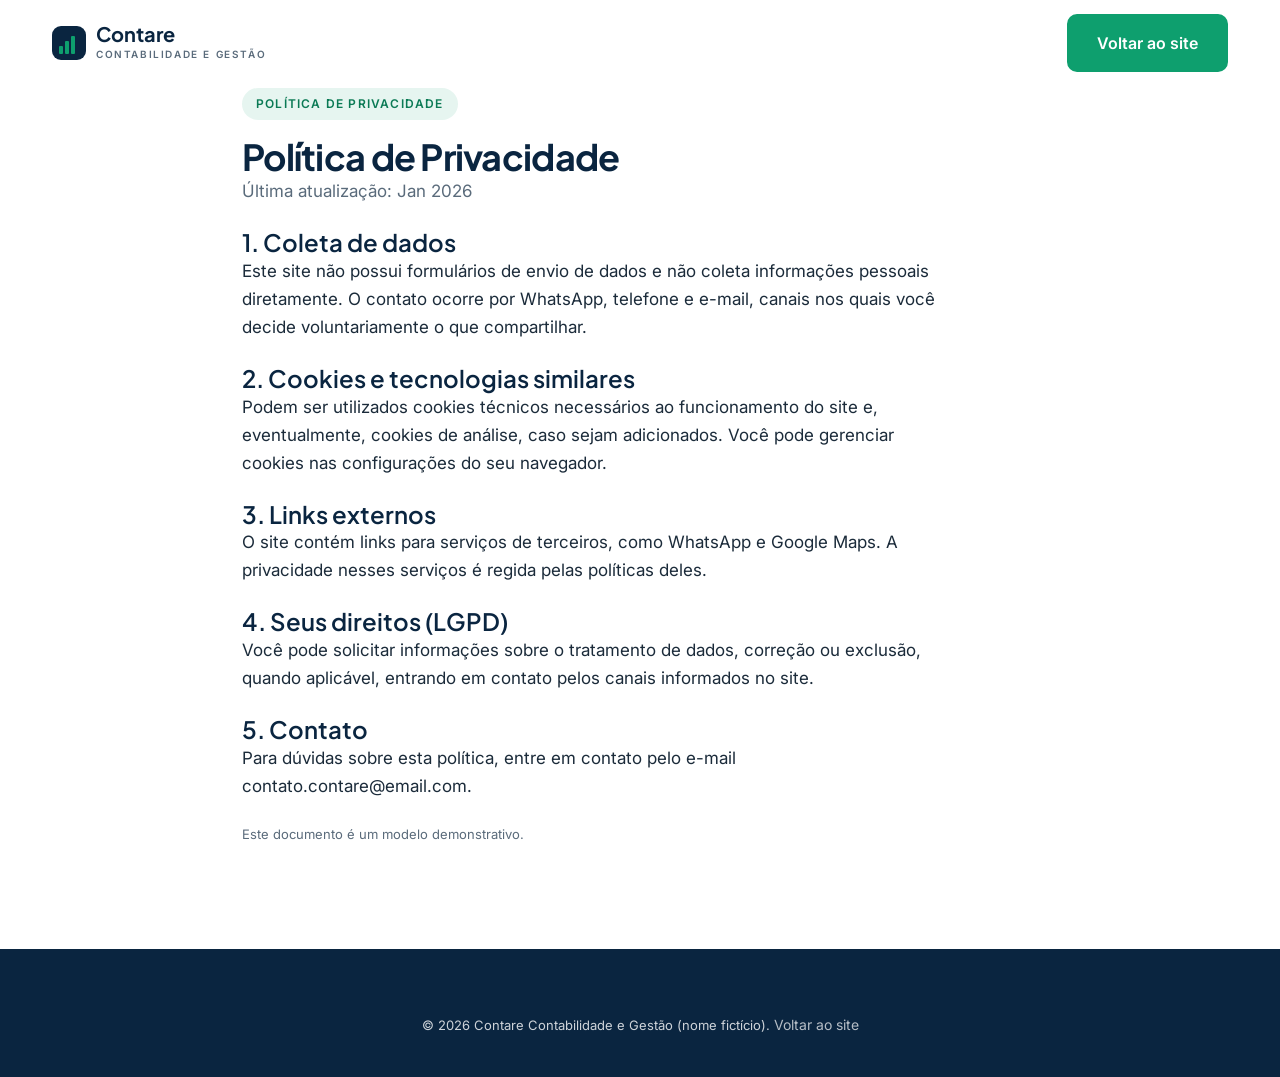
<file: politica-de-privacidade.html>
﻿<!DOCTYPE html>
<html lang="pt-BR">
<head>
  <meta charset="UTF-8">
  <meta name="viewport" content="width=device-width, initial-scale=1.0">
  <title>Política de Privacidade | Contare Contabilidade e Gestão</title>
  <meta name="description" content="Política de privacidade do site da Contare Contabilidade e Gestão.">
  <link rel="canonical" href="https://www.seudominio.com.br/politica-de-privacidade.html">
  <meta name="theme-color" content="#0A2540">
  <link rel="icon" type="image/svg+xml" href="favicon/favicon.svg">
  <link rel="preconnect" href="https://fonts.googleapis.com">
  <link rel="preconnect" href="https://fonts.gstatic.com" crossorigin>
  <link href="https://fonts.googleapis.com/css2?family=Plus+Jakarta+Sans:wght@600;700&family=Inter:wght@400;500;600&display=swap" rel="stylesheet">
  <link href="https://cdn.jsdelivr.net/npm/bootstrap@5.3.8/dist/css/bootstrap.min.css" rel="stylesheet" integrity="sha384-sRIl4kxILFvY47J16cr9ZwB07vP4J8+LH7qKQnuqkuIAvNWLzeN8tE5YBujZqJLB" crossorigin="anonymous">
  <link href="https://cdn.jsdelivr.net/npm/bootstrap-icons@1.11.3/font/bootstrap-icons.min.css" rel="stylesheet">
  <link href="css/style.css" rel="stylesheet">
</head>
<body>
  <a class="skip-link" href="#conteudo">Pular para o conteúdo</a>
  <header class="site-header">
    <div class="container">
      <nav class="navbar navbar-expand-lg p-0" aria-label="Navegação principal">
        <a class="brand-logo" href="index.html"><svg width="34" height="34" viewBox="0 0 34 34" aria-hidden="true"><rect width="34" height="34" rx="9" fill="#0A2540"/><rect x="7" y="20" width="4" height="8" rx="1" fill="#0E9F6E"/><rect x="13" y="15" width="4" height="13" rx="1" fill="#0E9F6E"/><rect x="19" y="10" width="4" height="18" rx="1" fill="#0E9F6E"/></svg><div><div class="brand-name">Contare</div><div class="brand-sub">CONTABILIDADE E GESTÃO</div></div></a>
        <div class="ms-auto"><a class="btn-brand" href="index.html">Voltar ao site</a></div>
      </nav>
    </div>
  </header>
  <main id="conteudo" class="section">
    <div class="container" style="max-width:820px;">
      <span class="section-eyebrow">POLÍTICA DE PRIVACIDADE</span>
      <h1 style="font-size:36px;">Política de Privacidade</h1>
      <p style="color:var(--color-muted);">Última atualização: Jan 2026</p>
      <h3 style="margin-top:24px;">1. Coleta de dados</h3>
      <p>Este site não possui formulários de envio de dados e não coleta informações pessoais diretamente. O contato ocorre por WhatsApp, telefone e e-mail, canais nos quais você decide voluntariamente o que compartilhar.</p>
      <h3 style="margin-top:24px;">2. Cookies e tecnologias similares</h3>
      <p>Podem ser utilizados cookies técnicos necessários ao funcionamento do site e, eventualmente, cookies de análise, caso sejam adicionados. Você pode gerenciar cookies nas configurações do seu navegador.</p>
      <h3 style="margin-top:24px;">3. Links externos</h3>
      <p>O site contém links para serviços de terceiros, como WhatsApp e Google Maps. A privacidade nesses serviços é regida pelas políticas deles.</p>
      <h3 style="margin-top:24px;">4. Seus direitos (LGPD)</h3>
      <p>Você pode solicitar informações sobre o tratamento de dados, correção ou exclusão, quando aplicável, entrando em contato pelos canais informados no site.</p>
      <h3 style="margin-top:24px;">5. Contato</h3>
      <p>Para dúvidas sobre esta política, entre em contato pelo e-mail contato.contare@email.com.</p>
      <p style="font-size:13px;color:var(--color-muted);margin-top:24px;">Este documento é um modelo demonstrativo.</p>
    </div>
  </main>
  <footer class="site-footer">
    <div class="container text-center">
      <p style="font-size:13px;">© <span id="year2"></span> Contare Contabilidade e Gestão (nome fictício). <a href="index.html">Voltar ao site</a></p>
    </div>
  </footer>
  <script>document.getElementById('year2').textContent = new Date().getFullYear();</script>
</body>
</html>
</file>
<file: css/style.css>
﻿/* =========================================================
   Contare Contabilidade e GestÃ£o â€” estilos principais
   ========================================================= */
/* ---------- 1. VariÃ¡veis ---------- */
:root {
  --color-primary: #0A2540;
  --color-primary-light: #12395F;
  --color-secondary: #0E9F6E;
  --color-secondary-dark: #0B7A55;
  --color-accent: #7ED9A8;
  --color-bg: #FFFFFF;
  --color-surface: #F1F8F5;
  --color-text: #1B2B3A;
  --color-muted: #5A6B7B;
  --color-border: #DCE8E2;
  --color-cta: #0E9F6E;
  --color-whatsapp: #1FA855;
  --font-heading: 'Plus Jakarta Sans', system-ui, -apple-system, sans-serif;
  --font-body: 'Inter', system-ui, -apple-system, sans-serif;
  --radius-sm: 10px;
  --radius-md: 12px;
  --radius-lg: 14px;
  --radius-xl: 16px;
  --radius-2xl: 20px;
  --shadow-sm: 0 4px 14px rgba(10, 37, 64, 0.06);
  --shadow-md: 0 10px 30px rgba(10, 37, 64, 0.08);
  --shadow-lg: 0 18px 48px rgba(10, 37, 64, 0.12);
  --section-pad-y: 88px;
  --container-max: 1200px;
}
/* ---------- 2. Reset / base ---------- */
*, *::before, *::after {
  box-sizing: border-box;
}
html {
  scroll-behavior: smooth;
  scroll-padding-top: 84px;
}
body {
  font-family: var(--font-body);
  font-size: 17px;
  line-height: 1.65;
  color: var(--color-text);
  background: var(--color-bg);
  -webkit-font-smoothing: antialiased;
  text-rendering: optimizeLegibility;
  overflow-x: hidden;
}
img {
  max-width: 100%;
  height: auto;
  display: block;
}
a {
  color: var(--color-secondary-dark);
  text-decoration: none;
}
a:hover {
  color: var(--color-secondary);
}
:focus-visible {
  outline: 3px solid var(--color-accent);
  outline-offset: 2px;
  border-radius: 4px;
}
h1, h2, h3, h4 {
  font-family: var(--font-heading);
  color: var(--color-primary);
  line-height: 1.15;
  margin: 0;
}
h1 {
  font-size: clamp(32px, 5vw, 56px);
  font-weight: 700;
  letter-spacing: -0.02em;
}
h2 {
  font-size: clamp(28px, 3.6vw, 40px);
  font-weight: 700;
  letter-spacing: -0.01em;
}
h3 {
  font-size: clamp(20px, 2vw, 24px);
  font-weight: 600;
}
p {
  margin: 0 0 1rem;
}
.section p, .hero p {
  max-width: 65ch;
}
.container {
  max-width: var(--container-max);
}
.section {
  padding: var(--section-pad-y) 0;
}
.section-sm {
  padding: 56px 0;
}
.section-surface {
  background: var(--color-surface);
}
.section-dark {
  background: var(--color-primary);
  color: #fff;
}
.section-dark h1, .section-dark h2, .section-dark h3 {
  color: #fff;
}
.section-dark p {
  color: rgba(255,255,255,0.85);
  max-width: 65ch;
}
.section-eyebrow {
  display: inline-block;
  font-size: 12px;
  font-weight: 600;
  letter-spacing: 0.1em;
  text-transform: uppercase;
  color: var(--color-secondary-dark);
  background: rgba(14, 159, 110, 0.1);
  padding: 6px 14px;
  border-radius: 999px;
  margin-bottom: 16px;
}
.section-dark .section-eyebrow {
  color: var(--color-accent);
  background: rgba(126, 217, 168, 0.15);
}
.section-title {
  margin-bottom: 16px;
}
.section-subtitle {
  color: var(--color-muted);
  font-size: 18px;
  max-width: 60ch;
  margin-bottom: 40px;
}
.section-dark .section-subtitle {
  color: rgba(255,255,255,0.75);
}
/* ---------- 3. BotÃµes ---------- */
.btn-brand {
  display: inline-flex;
  align-items: center;
  justify-content: center;
  gap: 8px;
  background: var(--color-cta);
  color: #fff;
  font-weight: 600;
  font-size: 16px;
  padding: 14px 28px;
  border-radius: var(--radius-sm);
  border: 2px solid var(--color-cta);
  transition: background .25s ease, transform .25s ease, box-shadow .25s ease, border-color .25s ease;
  min-height: 48px;
}
.btn-brand:hover {
  background: var(--color-secondary-dark);
  border-color: var(--color-secondary-dark);
  color: #fff;
  transform: translateY(-1px);
  box-shadow: var(--shadow-md);
}
.btn-brand:focus-visible {
  outline: 3px solid var(--color-accent);
  outline-offset: 2px;
}
.btn-outline-brand {
  display: inline-flex;
  align-items: center;
  justify-content: center;
  gap: 8px;
  background: transparent;
  color: var(--color-primary);
  font-weight: 600;
  font-size: 16px;
  padding: 14px 28px;
  border-radius: var(--radius-sm);
  border: 1.5px solid var(--color-primary);
  transition: all .25s ease;
  min-height: 48px;
}
.btn-outline-brand:hover {
  background: var(--color-primary);
  color: #fff;
  transform: translateY(-1px);
}
.section-dark .btn-outline-brand {
  color: #fff;
  border-color: #fff;
}
.section-dark .btn-outline-brand:hover {
  background: #fff;
  color: var(--color-primary);
}
.btn-whatsapp {
  display: inline-flex;
  align-items: center;
  justify-content: center;
  gap: 8px;
  background: var(--color-whatsapp);
  color: #fff;
  font-weight: 600;
  font-size: 16px;
  padding: 14px 28px;
  border-radius: var(--radius-sm);
  border: 2px solid var(--color-whatsapp);
  transition: all .25s ease;
  min-height: 48px;
}
.btn-whatsapp:hover {
  background: #18894a;
  border-color: #18894a;
  color: #fff;
  transform: translateY(-1px);
  box-shadow: var(--shadow-md);
}
.btn-lg {
  padding: 16px 32px;
  font-size: 17px;
}
/* ---------- 4. Header ---------- */
.site-header {
  position: fixed;
  top: 0;
  left: 0;
  right: 0;
  z-index: 1030;
  background: rgba(255,255,255,0.85);
  backdrop-filter: blur(10px);
  -webkit-backdrop-filter: blur(10px);
  border-bottom: 1px solid transparent;
  transition: padding .25s ease, box-shadow .25s ease, background .25s ease;
  padding: 14px 0;
}
.site-header.is-scrolled {
  padding: 8px 0;
  box-shadow: var(--shadow-sm);
  border-bottom-color: var(--color-border);
  background: rgba(255,255,255,0.95);
}
.brand-logo {
  display: flex;
  align-items: center;
  gap: 10px;
  color: var(--color-primary);
}
.brand-logo .brand-name {
  font-family: var(--font-heading);
  font-weight: 700;
  font-size: 20px;
  color: var(--color-primary);
  line-height: 1;
}
.brand-logo .brand-sub {
  font-size: 10px;
  letter-spacing: 0.16em;
  color: var(--color-muted);
  font-weight: 600;
  margin-top: 2px;
}
.nav-link-custom {
  color: var(--color-text);
  font-weight: 500;
  font-size: 15px;
  padding: 8px 12px;
  border-radius: 8px;
  transition: color .2s, background .2s;
  min-height: 44px;
  display: inline-flex;
  align-items: center;
}
.nav-link-custom:hover, .nav-link-custom.active {
  color: var(--color-secondary-dark);
  background: rgba(14,159,110,0.08);
}
.skip-link {
  position: absolute;
  left: -9999px;
  top: 0;
  z-index: 9999;
  background: var(--color-primary);
  color: #fff;
  padding: 10px 16px;
  border-radius: 0 0 8px 0;
}
.skip-link:focus {
  left: 0;
}
@media (max-width: 991.98px) {
  .navbar-collapse {
    background: #fff;
    padding: 16px;
    border-radius: var(--radius-lg);
    box-shadow: var(--shadow-md);
    margin-top: 12px;
  }
  .navbar-nav .nav-link-custom {
    width: 100%;
  }
  .navbar-nav .btn-brand {
    width: 100%;
    margin-top: 8px;
  }
}
/* ---------- 5. Hero ---------- */
.hero {
  position: relative;
  min-height: 85vh;
  display: flex;
  align-items: center;
  background: linear-gradient(180deg, #FFFFFF 0%, var(--color-surface) 100%);
  padding-top: 100px;
  overflow: hidden;
}
.hero::before {
  content: '';
  position: absolute;
  inset: 0;
  background-image: radial-gradient(rgba(14,159,110,0.12) 1px, transparent 1px);
  background-size: 24px 24px;
  opacity: 0.6;
  pointer-events: none;
}
.hero-grid {
  position: relative;
  z-index: 1;
}
.hero-visual {
  position: relative;
}
.hero-img {
  border-radius: var(--radius-2xl);
  box-shadow: var(--shadow-lg);
  aspect-ratio: 4 / 5;
  object-fit: cover;
  width: 100%;
}
.floating-card {
  position: absolute;
  background: #fff;
  border: 1px solid var(--color-border);
  border-radius: var(--radius-lg);
  box-shadow: var(--shadow-md);
  padding: 14px 16px;
  font-size: 13px;
  color: var(--color-text);
  max-width: 220px;
}
.floating-card .fc-title {
  font-weight: 600;
  color: var(--color-primary);
  margin-bottom: 6px;
  font-size: 13px;
}
.floating-card .badge-illustrative {
  font-size: 10px;
  color: var(--color-muted);
  background: var(--color-surface);
  padding: 2px 8px;
  border-radius: 999px;
  display: inline-block;
  margin-top: 6px;
}
.fc-bars {
  display: flex;
  align-items: flex-end;
  gap: 6px;
  height: 44px;
  margin-top: 6px;
}
.fc-bars span {
  width: 12px;
  background: var(--color-secondary);
  border-radius: 4px 4px 0 0;
  display: block;
  transform-origin: bottom;
  animation: growBar 1.2s ease forwards;
}
.fc-bars span:nth-child(1){
  height: 30%;
  animation-delay:.1s;
}
.fc-bars span:nth-child(2){
  height: 55%;
  animation-delay:.25s;
}
.fc-bars span:nth-child(3){
  height: 78%;
  animation-delay:.4s;
}
.fc-bars span:nth-child(4){
  height: 100%;
  animation-delay:.55s;
}
@keyframes growBar {
  from {
    transform: scaleY(0);
  }
  to {
    transform: scaleY(1);
  }
}
.fc-checklist li {
  list-style: none;
  padding: 2px 0;
  display: flex;
  align-items: center;
  gap: 6px;
  font-size: 13px;
}
.fc-checklist li i {
  color: var(--color-secondary);
}
.floating-1 {
  top: -18px;
  left: -24px;
  animation: floatY 6s ease-in-out infinite;
}
.floating-2 {
  bottom: 40px;
  right: -28px;
  animation: floatY 7s ease-in-out infinite;
}
.floating-3 {
  top: 40%;
  right: -20px;
  animation: floatY 5.5s ease-in-out infinite;
}
@keyframes floatY {
  0%,100% {
    transform: translateY(0);
  }
  50% {
    transform: translateY(-6px);
  }
}
.trust-row {
  display: flex;
  flex-wrap: wrap;
  gap: 16px 24px;
  margin-top: 24px;
}
.trust-item {
  display: flex;
  align-items: center;
  gap: 8px;
  font-size: 14px;
  color: var(--color-muted);
  font-weight: 500;
}
.trust-item i {
  color: var(--color-secondary);
  font-size: 18px;
}
.hero-note {
  font-size: 12px;
  color: var(--color-muted);
  margin-top: 20px;
}
/* ---------- 6. Quick services strip ---------- */
.quick-strip {
  background: #fff;
  border-radius: var(--radius-xl);
  box-shadow: var(--shadow-lg);
  padding: 20px;
  margin-top: -48px;
  position: relative;
  z-index: 2;
}
.quick-item {
  display: flex;
  align-items: center;
  gap: 12px;
  padding: 14px 16px;
  border-radius: var(--radius-md);
  border: 1px solid var(--color-border);
  transition: all .25s;
  color: var(--color-text);
  height: 100%;
}
.quick-item:hover {
  border-color: var(--color-secondary);
  background: var(--color-surface);
  transform: translateY(-2px);
}
.quick-item .qi-icon {
  width: 44px;
  height: 44px;
  border-radius: var(--radius-md);
  background: rgba(14,159,110,0.1);
  display: flex;
  align-items: center;
  justify-content: center;
  color: var(--color-secondary-dark);
  font-size: 20px;
  flex-shrink: 0;
}
.quick-item .qi-title {
  font-weight: 600;
  font-size: 15px;
  color: var(--color-primary);
}
/* ---------- 7. Cards ---------- */
.card-base {
  background: #fff;
  border: 1px solid var(--color-border);
  border-radius: var(--radius-lg);
  box-shadow: var(--shadow-sm);
  padding: 28px;
  height: 100%;
  transition: transform .25s ease, box-shadow .25s ease, border-color .25s ease;
}
.card-base:hover {
  transform: translateY(-4px);
  box-shadow: var(--shadow-md);
  border-color: var(--color-secondary);
}
.icon-box {
  width: 48px;
  height: 48px;
  border-radius: var(--radius-md);
  background: rgba(14,159,110,0.1);
  color: var(--color-secondary-dark);
  display: flex;
  align-items: center;
  justify-content: center;
  font-size: 22px;
  margin-bottom: 16px;
}
.card-service {
  display: flex;
  flex-direction: column;
}
.card-service h3 {
  margin-bottom: 8px;
}
.card-service p {
  color: var(--color-muted);
  font-size: 15px;
  flex-grow: 1;
}
.card-service .card-link {
  color: var(--color-secondary-dark);
  font-weight: 600;
  font-size: 14px;
  margin-top: 12px;
  display: inline-flex;
  align-items: center;
  gap: 4px;
}
.card-service .card-link:hover {
  gap: 8px;
}
/* ---------- 8. About ---------- */
.about-img {
  border-radius: var(--radius-2xl);
  box-shadow: var(--shadow-lg);
  aspect-ratio: 4/5;
  object-fit: cover;
  width: 100%;
  position: relative;
}
.about-geom {
  position: absolute;
  bottom: -20px;
  right: -20px;
  width: 120px;
  height: 120px;
  border-radius: 50%;
  background: var(--color-accent);
  opacity: 0.4;
  z-index: -1;
}
.check-list {
  list-style: none;
  padding: 0;
  margin: 20px 0;
}
.check-list li {
  display: flex;
  align-items: flex-start;
  gap: 10px;
  padding: 6px 0;
  font-size: 16px;
}
.check-list li i {
  color: var(--color-secondary);
  font-size: 20px;
  margin-top: 2px;
  flex-shrink: 0;
}
.crc-block {
  background: var(--color-surface);
  border: 1px solid var(--color-border);
  border-radius: var(--radius-md);
  padding: 16px 20px;
  font-size: 14px;
  color: var(--color-muted);
  margin-top: 20px;
}
.crc-block strong {
  color: var(--color-primary);
}
/* ---------- 9. MEI ---------- */
.mei-panel {
  background: #fff;
  border: 1px solid var(--color-border);
  border-radius: var(--radius-xl);
  box-shadow: var(--shadow-md);
  padding: 24px;
}
.mei-panel .panel-head {
  display: flex;
  justify-content: space-between;
  align-items: center;
  margin-bottom: 16px;
}
.mei-panel .panel-title {
  font-weight: 600;
  color: var(--color-primary);
  font-size: 15px;
}
.status-pill {
  font-size: 11px;
  font-weight: 600;
  padding: 4px 10px;
  border-radius: 999px;
}
.status-ok {
  background: rgba(14,159,110,0.12);
  color: var(--color-secondary-dark);
}
.status-pending {
  background: rgba(245,158,11,0.12);
  color: #92400e;
}
.mei-row {
  display: flex;
  justify-content: space-between;
  align-items: center;
  padding: 12px 0;
  border-bottom: 1px solid var(--color-border);
  font-size: 14px;
}
.mei-row:last-child {
  border-bottom: none;
}
.mei-row .label {
  color: var(--color-text);
}
.mei-row .status {
  display: flex;
  align-items: center;
  gap: 6px;
}
/* ---------- 10. Empresas ---------- */
.feature-block {
  text-align: left;
}
.chips {
  display: flex;
  flex-wrap: wrap;
  gap: 8px;
  margin-top: 20px;
}
.chip {
  display: inline-flex;
  align-items: center;
  padding: 8px 14px;
  border-radius: 999px;
  background: var(--color-surface);
  border: 1px solid var(--color-border);
  font-size: 14px;
  font-weight: 500;
  color: var(--color-primary);
  transition: all .2s;
}
.chip:hover {
  background: var(--color-secondary);
  color: #fff;
  border-color: var(--color-secondary);
}
/* ---------- 11. Abertura ---------- */
.track-card {
  background: rgba(255,255,255,0.08);
  border: 1px solid rgba(255,255,255,0.15);
  border-radius: var(--radius-lg);
  padding: 24px;
  color: #fff;
  height: 100%;
  backdrop-filter: blur(4px);
}
.track-card h3 {
  color: #fff;
  margin-bottom: 12px;
}
.track-card ul {
  list-style: none;
  padding: 0;
  margin: 0;
}
.track-card li {
  padding: 6px 0;
  display: flex;
  align-items: flex-start;
  gap: 8px;
  font-size: 15px;
  color: rgba(255,255,255,0.85);
}
.track-card li i {
  color: var(--color-accent);
  margin-top: 4px;
}
/* ---------- 12. Como funciona ---------- */
.timeline {
  position: relative;
  display: flex;
  justify-content: space-between;
  gap: 16px;
  flex-wrap: wrap;
}
.timeline::before {
  content: '';
  position: absolute;
  top: 30px;
  left: 5%;
  right: 5%;
  height: 2px;
  background: var(--color-border);
  z-index: 0;
}
.timeline-step {
  position: relative;
  z-index: 1;
  flex: 1;
  min-width: 160px;
  text-align: center;
  padding: 0 8px;
}
.timeline-num {
  width: 60px;
  height: 60px;
  border-radius: 50%;
  background: var(--color-secondary);
  color: #fff;
  display: flex;
  align-items: center;
  justify-content: center;
  font-family: var(--font-heading);
  font-weight: 700;
  font-size: 22px;
  margin: 0 auto 16px;
  box-shadow: var(--shadow-sm);
}
.timeline-step h3 {
  font-size: 17px;
  margin-bottom: 6px;
}
.timeline-step p {
  font-size: 14px;
  color: var(--color-muted);
  margin: 0;
}
/* ---------- 13. Diferenciais + grÃ¡fico ---------- */
.diff-card {
  text-align: center;
}
.diff-card .icon-box {
  margin: 0 auto 14px;
}
.diff-card h3 {
  font-size: 17px;
  margin-bottom: 4px;
}
.diff-card p {
  font-size: 14px;
  color: var(--color-muted);
  margin: 0;
}
.illustrative-chart {
  background: #fff;
  border: 1px solid var(--color-border);
  border-radius: var(--radius-xl);
  padding: 24px;
  box-shadow: var(--shadow-sm);
}
.chart-bars {
  display: flex;
  align-items: flex-end;
  gap: 12px;
  height: 140px;
  margin-top: 12px;
}
.chart-bar {
  flex: 1;
  background: linear-gradient(180deg, var(--color-secondary), var(--color-secondary-dark));
  border-radius: 6px 6px 0 0;
  transform-origin: bottom;
  transform: scaleY(0);
  transition: transform 1s ease;
}
.chart-bar.in-view {
  transform: scaleY(1);
}
.chart-labels {
  display: flex;
  gap: 12px;
  margin-top: 8px;
}
.chart-labels span {
  flex: 1;
  text-align: center;
  font-size: 11px;
  color: var(--color-muted);
}
.illustrative-note {
  font-size: 11px;
  color: var(--color-muted);
  margin-top: 8px;
  font-style: italic;
}
.donut-wrap {
  position: relative;
  width: 120px;
  height: 120px;
}
.donut-wrap svg {
  transform: rotate(-90deg);
}
.donut-wrap .donut-center {
  position: absolute;
  inset: 0;
  display: flex;
  align-items: center;
  justify-content: center;
  font-size: 12px;
  font-weight: 600;
  color: var(--color-muted);
}
/* ---------- 14. FAQ ---------- */
.faq-wrap {
  max-width: 820px;
  margin: 0 auto;
}
.accordion-item {
  border: 1px solid var(--color-border);
  border-radius: var(--radius-md) !important;
  margin-bottom: 12px;
  overflow: hidden;
}
.accordion-button {
  font-weight: 600;
  color: var(--color-primary);
  padding: 18px 20px;
}
.accordion-button:not(.collapsed) {
  background: var(--color-surface);
  color: var(--color-secondary-dark);
  box-shadow: none;
}
.accordion-body {
  color: var(--color-muted);
  font-size: 15px;
  padding: 0 20px 20px;
}
/* ---------- 15. CTA final ---------- */
.cta-final {
  position: relative;
  overflow: hidden;
}
.cta-final::before {
  content: '';
  position: absolute;
  top: -60px;
  right: -60px;
  width: 240px;
  height: 240px;
  border-radius: 50%;
  background: var(--color-secondary);
  opacity: 0.15;
}
.cta-final::after {
  content: '';
  position: absolute;
  bottom: -80px;
  left: -80px;
  width: 200px;
  height: 200px;
  border-radius: 50%;
  background: var(--color-accent);
  opacity: 0.12;
}
/* ---------- 16. Contato ---------- */
.contact-card {
  background: #fff;
  border: 1px solid var(--color-border);
  border-radius: var(--radius-lg);
  padding: 24px;
  height: 100%;
}
.contact-item {
  display: flex;
  align-items: flex-start;
  gap: 14px;
  padding: 12px 0;
}
.contact-item i {
  color: var(--color-secondary);
  font-size: 22px;
  margin-top: 2px;
}
.contact-item .ci-label {
  font-size: 12px;
  color: var(--color-muted);
  text-transform: uppercase;
  letter-spacing: 0.08em;
  font-weight: 600;
}
.contact-item .ci-value {
  color: var(--color-primary);
  font-weight: 500;
  font-size: 16px;
}
.contact-item a {
  color: var(--color-primary);
}
.contact-item a:hover {
  color: var(--color-secondary-dark);
}
.service-chips {
  display: flex;
  flex-wrap: wrap;
  gap: 8px;
}
.service-chip {
  padding: 10px 16px;
  border-radius: 999px;
  border: 1.5px solid var(--color-border);
  background: #fff;
  font-size: 14px;
  font-weight: 500;
  color: var(--color-text);
  cursor: pointer;
  transition: all .2s;
  min-height: 40px;
}
.service-chip:hover {
  border-color: var(--color-secondary);
}
.service-chip.active {
  background: var(--color-secondary);
  color: #fff;
  border-color: var(--color-secondary);
}
.service-chip input {
  position: absolute;
  opacity: 0;
  pointer-events: none;
}
.map-wrap {
  border-radius: var(--radius-lg);
  overflow: hidden;
  border: 1px solid var(--color-border);
}
.map-wrap iframe {
  width: 100%;
  height: 260px;
  border: 0;
  display: block;
}
/* ---------- 17. Footer ---------- */
.site-footer {
  background: var(--color-primary);
  color: rgba(255,255,255,0.8);
  padding: 64px 0 24px;
}
.site-footer h4 {
  color: #fff;
  font-size: 15px;
  font-weight: 600;
  margin-bottom: 16px;
}
.site-footer a {
  color: rgba(255,255,255,0.7);
  font-size: 14px;
}
.site-footer a:hover {
  color: var(--color-accent);
}
.site-footer ul {
  list-style: none;
  padding: 0;
  margin: 0;
}
.site-footer li {
  margin-bottom: 8px;
}
.footer-brand .brand-name {
  color: #fff;
}
.footer-brand .brand-sub {
  color: rgba(255,255,255,0.6);
}
.footer-bottom {
  border-top: 1px solid rgba(255,255,255,0.12);
  margin-top: 40px;
  padding-top: 20px;
  font-size: 13px;
  color: rgba(255,255,255,0.55);
}
.footer-note {
  font-size: 12px;
  color: rgba(255,255,255,0.5);
  margin-top: 8px;
  line-height: 1.5;
}
/* ---------- 18. Floating buttons ---------- */
.fab-whatsapp {
  position: fixed;
  bottom: 24px;
  right: 24px;
  z-index: 1040;
  width: 56px;
  height: 56px;
  border-radius: 50%;
  background: var(--color-whatsapp);
  color: #fff;
  display: flex;
  align-items: center;
  justify-content: center;
  font-size: 26px;
  box-shadow: 0 8px 24px rgba(31,168,85,0.4);
  transition: transform .25s, opacity .25s;
  opacity: 0;
  pointer-events: none;
  transform: translateY(12px);
}
.fab-whatsapp.visible {
  opacity: 1;
  pointer-events: auto;
  transform: translateY(0);
}
.fab-whatsapp:hover {
  transform: translateY(-2px) scale(1.05);
}
.back-to-top {
  position: fixed;
  bottom: 92px;
  right: 24px;
  z-index: 1039;
  width: 44px;
  height: 44px;
  border-radius: 50%;
  background: var(--color-primary);
  color: #fff;
  display: flex;
  align-items: center;
  justify-content: center;
  font-size: 18px;
  box-shadow: var(--shadow-sm);
  transition: opacity .25s, transform .25s;
  opacity: 0;
  pointer-events: none;
  transform: translateY(12px);
}
.back-to-top.visible {
  opacity: 1;
  pointer-events: auto;
  transform: translateY(0);
}
/* ---------- 19. Reveal ---------- */
.reveal {
  opacity: 0;
  transform: translateY(20px);
  transition: opacity .7s ease, transform .7s ease;
}
.reveal.in-view {
  opacity: 1;
  transform: translateY(0);
}
/* ---------- 20. Modal ---------- */
.modal-content {
  border-radius: var(--radius-xl);
  border: none;
  box-shadow: var(--shadow-lg);
}
.modal-header {
  border-bottom: 1px solid var(--color-border);
  padding: 20px 24px;
}
.modal-body {
  padding: 24px;
  color: var(--color-muted);
}
.modal-footer {
  border-top: 1px solid var(--color-border);
  padding: 16px 24px;
}
/* ---------- 21. Responsividade ---------- */
@media (max-width: 991.98px) {
  :root {
    --section-pad-y: 64px;
  }
  .hero {
    min-height: auto;
    padding-top: 90px;
    padding-bottom: 40px;
  }
  .floating-1, .floating-2, .floating-3 {
    position: static;
    margin-top: 12px;
    max-width: 100%;
    animation: none;
  }
  .hero-visual {
    margin-top: 24px;
  }
  .hero-img {
    aspect-ratio: 4 / 3;
  }
  .timeline::before {
    display: none;
  }
  .timeline-step {
    text-align: left;
    display: flex;
    align-items: flex-start;
    gap: 16px;
  }
  .timeline-num {
    margin: 0;
    flex-shrink: 0;
  }
  .quick-strip {
    margin-top: 24px;
  }
}
@media (max-width: 767.98px) {
  :root {
    --section-pad-y: 56px;
  }
  body {
    font-size: 16px;
  }
  .floating-card {
    position: static;
    margin-bottom: 12px;
    max-width: 100%;
  }
  .fab-whatsapp {
    bottom: 16px;
    right: 16px;
  }
  .back-to-top {
    bottom: 80px;
    right: 16px;
  }
  .btn-brand, .btn-outline-brand, .btn-whatsapp {
    width: 100%;
  }
}
@media (max-width: 575.98px) {
  .container {
    padding-left: 16px;
    padding-right: 16px;
  }
}
/* ---------- 22. Reduced motion ---------- */
@media (prefers-reduced-motion: reduce) {
  *, *::before, *::after {
    animation-duration: 0.001ms !important;
    animation-iteration-count: 1 !important;
    transition-duration: 0.001ms !important;
  }
  .reveal {
    opacity: 1;
    transform: none;
  }
  html {
    scroll-behavior: auto;
  }
}
</file>
